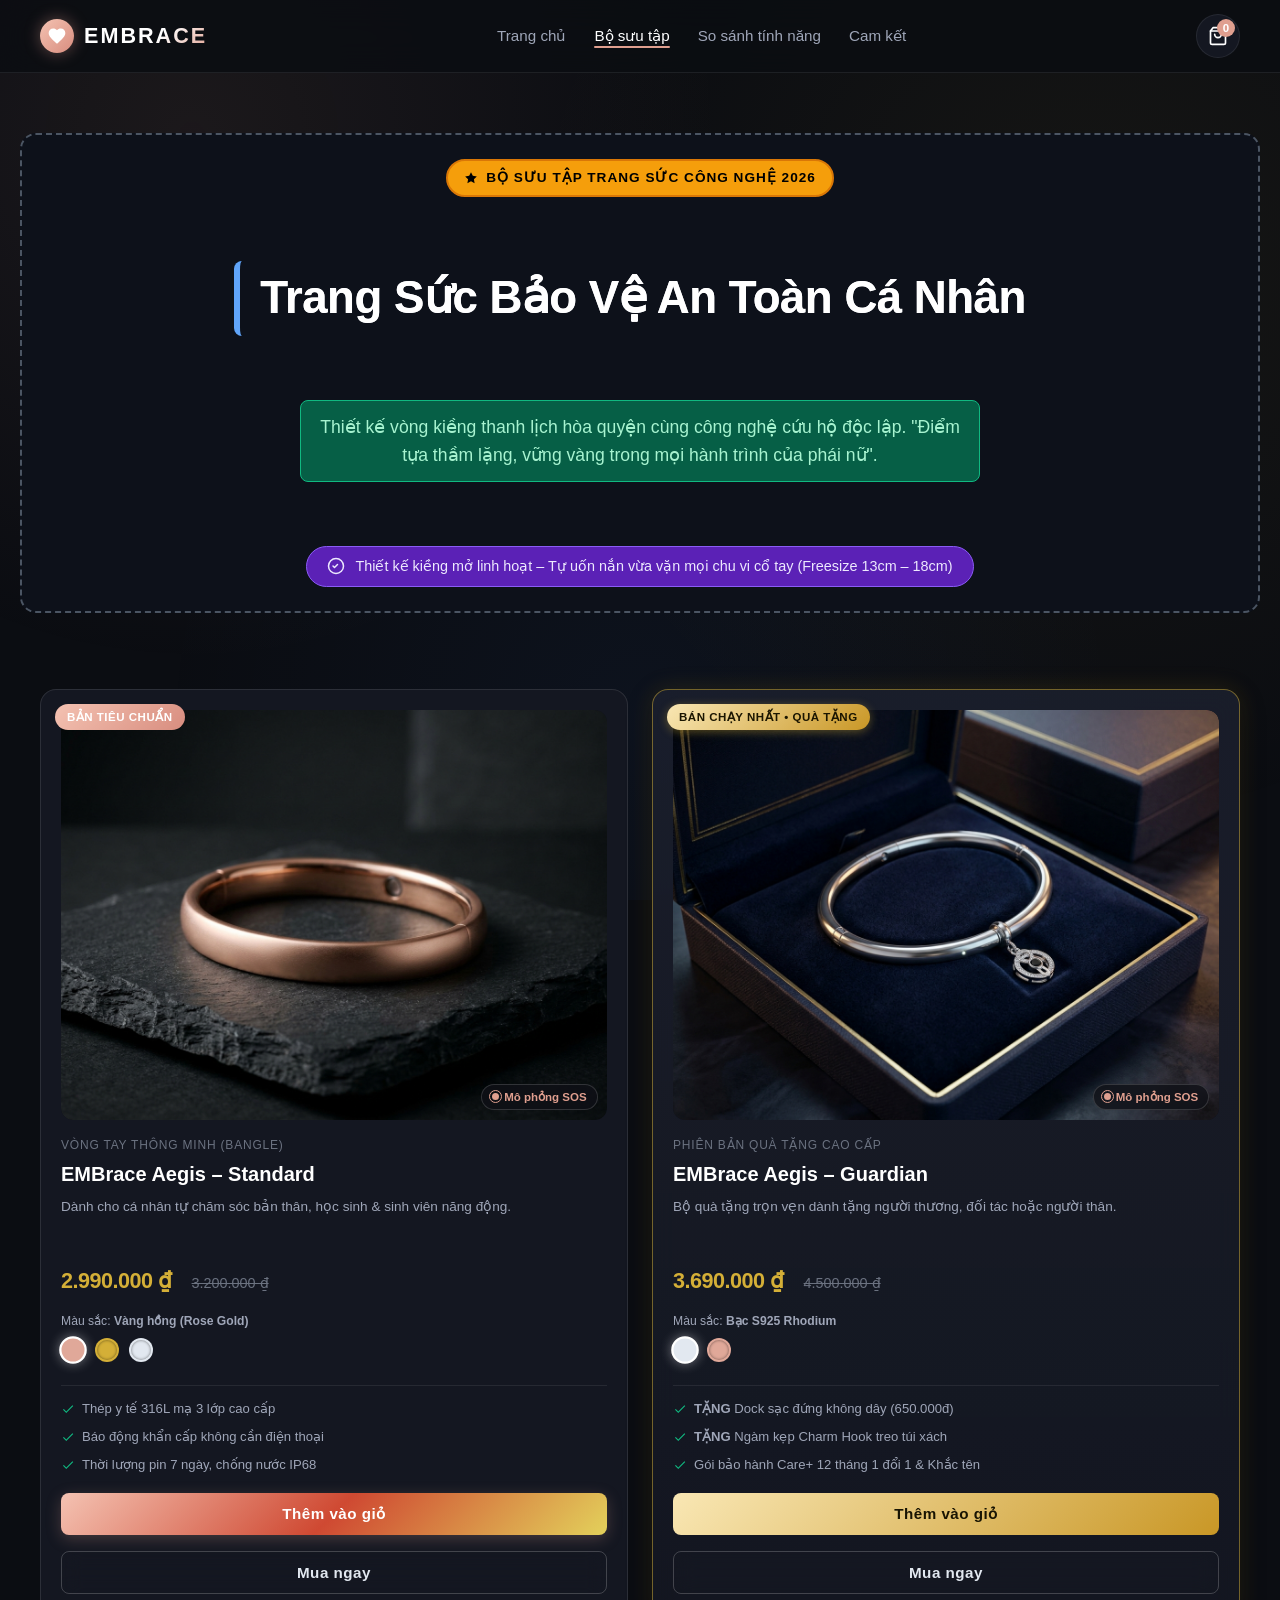
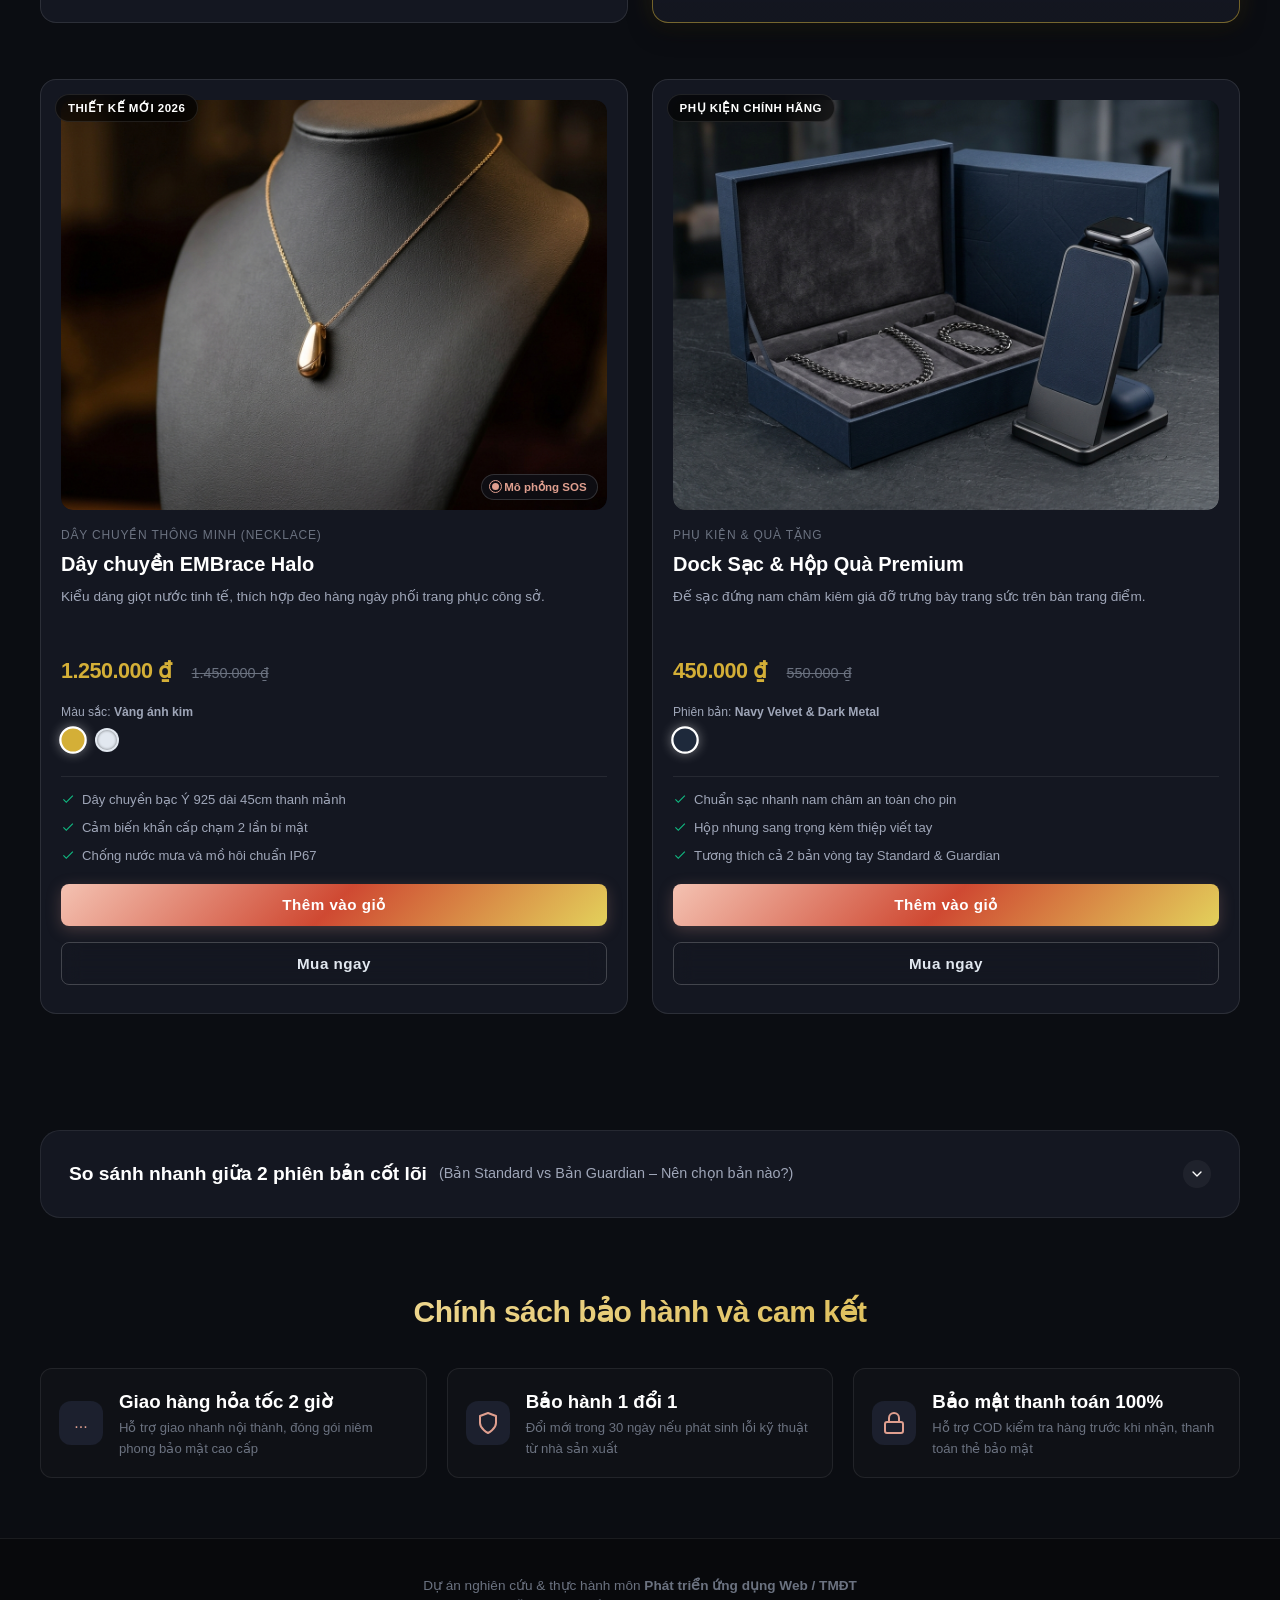
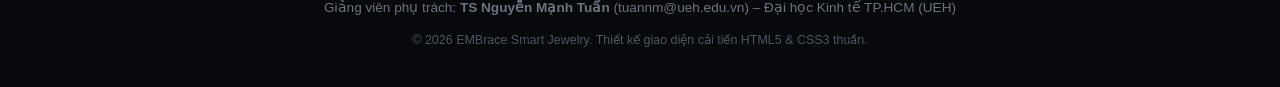
<file: existing-repository/index.html>
<!DOCTYPE html>
<html lang="vi">
<head>
  <meta charset="UTF-8">
  <meta name="viewport" content="width=device-width, initial-scale=1.0">
  <title>Bộ Sưu Tập Trang Sức Thông Minh EMBrace | Bảo Vệ Phái Nữ</title>
  <!-- CSS được tách thành file riêng biệt theo yêu cầu -->
  <link rel="stylesheet" href="style.css">
</head>
<body>

  <!-- Hiệu ứng quầng sáng nền (Ambient Lighting) -->
  <div class="ambient-bg" aria-hidden="true"></div>

  <div class="site-wrapper">

    <!-- 1. THANH ĐIỀU HƯỚNG CHÍNH (HEADER) -->
    <header class="site-header">
      <div class="container header-inner">
        <!-- Logo thương hiệu -->
        <a href="#home" class="brand-logo" aria-label="EMBrace Trang chủ">
          <div class="logo-symbol">
            <svg viewBox="0 0 24 24" aria-hidden="true">
              <path d="M12 21.35l-1.45-1.32C5.4 15.36 2 12.28 2 8.5 2 5.42 4.42 3 7.5 3c1.74 0 3.41.81 4.5 2.09C13.09 3.81 14.76 3 16.5 3 19.58 3 22 5.42 22 8.5c0 3.78-3.4 6.86-8.55 11.54L12 21.35z"/>
            </svg>
          </div>
          <span class="logo-text">EMBrace</span>
        </a>

        <!-- Danh mục điều hướng -->
        <nav aria-label="Điều hướng chính">
          <ul class="nav-links">
            <li><a href="#home">Trang chủ</a></li>
            <li><a href="#products" class="active">Bộ sưu tập</a></li>
            <li><a href="#compare">So sánh tính năng</a></li>
            <li><a href="#trust">Cam kết</a></li>
          </ul>
        </nav>

        <!-- Thao tác đầu trang: Giỏ hàng -->
        <div class="header-actions">
          <button type="button" class="cart-indicator" id="cartBtn" aria-label="Xem giỏ hàng của bạn">
            <svg width="20" height="20" viewBox="0 0 24 24" fill="none" stroke="currentColor" stroke-width="2" stroke-linecap="round" stroke-linejoin="round" aria-hidden="true">
              <path d="M6 2L3 6v14a2 2 0 0 0 2 2h14a2 2 0 0 0 2-2V6l-3-4z"></path>
              <line x1="3" y1="6" x2="21" y2="6"></line>
              <path d="M16 10a4 4 0 0 1-8 0"></path>
            </svg>
            <span class="cart-badge" id="cartCount">0</span>
          </button>
        </div>
      </div>
    </header>

    <!-- NỘI DUNG CHÍNH (MAIN) -->
    <main id="main-content">

      <!-- 2. KHU VỰC TIÊU ĐỀ TRANG (CATALOG HERO) -->
      <section class="catalog-hero" id="home">
        <div class="container">
          <div class="hero-pill">
            <svg width="14" height="14" viewBox="0 0 24 24" fill="currentColor" aria-hidden="true">
              <path d="M12 2L15.09 8.26L22 9.27L17 14.14L18.18 21.02L12 17.77L5.82 21.02L7 14.14L2 9.27L8.91 8.26L12 2Z"/>
            </svg>
            Bộ Sưu Tập Trang Sức Công Nghệ 2026
          </div>
          <h1 class="catalog-title">Trang Sức Bảo Vệ An Toàn Cá Nhân</h1>
          <p class="catalog-subtitle">
            Thiết kế vòng kiềng thanh lịch hòa quyện cùng công nghệ cứu hộ độc lập. 
            "Điểm tựa thầm lặng, vững vàng trong mọi hành trình của phái nữ".
          </p>
          <div class="assurance-badge">
            <svg width="18" height="18" viewBox="0 0 24 24" fill="none" stroke="currentColor" stroke-width="2" stroke-linecap="round" stroke-linejoin="round" aria-hidden="true">
              <circle cx="12" cy="12" r="10"></circle>
              <path d="M8 12l2 2 4-4"></path>
            </svg>
            <span>Thiết kế kiềng mở linh hoạt – Tự uốn nắn vừa vặn mọi chu vi cổ tay (Freesize 13cm – 18cm)</span>
          </div>
        </div>
      </section>

      <!-- 3. KHU VỰC SẢN PHẨM (PRODUCT GRID - 4 SẢN PHẨM MẪU) -->
      <section class="product-section" id="products" aria-labelledby="products-heading">
        <div class="container">
          <h2 id="products-heading" class="visually-hidden" style="position: absolute; width: 1px; height: 1px; padding: 0; margin: -1px; overflow: hidden; clip: rect(0, 0, 0, 0); border: 0;">Danh sách sản phẩm</h2>
          
          <div class="product-grid">

            <!-- SẢN PHẨM 1: VÒNG TAY EMBRACE STANDARD -->
            <article class="product-card" data-id="p1" data-name="Vòng tay EMBrace Aegis – Bản Tiêu Chuẩn" data-price="2990000">
              <div class="card-tag tag-rose">Bản Tiêu Chuẩn</div>
              
              <figure class="card-media">
                <img src="images/standard.jpg" alt="Vòng tay thông minh EMBrace Aegis màu vàng hồng thanh lịch" width="400" height="300" loading="lazy">
                <button type="button" class="sos-demo-trigger" aria-label="Thử cơ chế SOS mô phỏng">
                  <span class="radar-dot"></span>
                  <span>Mô phỏng SOS</span>
                </button>
              </figure>

              <div class="card-content">
                <span class="product-category">Vòng tay thông minh (Bangle)</span>
                <h3 class="product-title">EMBrace Aegis – Standard</h3>
                <p class="product-specs">Dành cho cá nhân tự chăm sóc bản thân, học sinh & sinh viên năng động.</p>
                
                <div class="price-block">
                  <span class="current-price">2.990.000 ₫</span>
                  <span class="original-price">3.200.000 ₫</span>
                </div>

                <!-- Lựa chọn màu sắc -->
                <div class="swatch-group">
                  <span class="swatch-label">Màu sắc: <strong>Vàng hồng (Rose Gold)</strong></span>
                  <div class="swatches" role="radiogroup" aria-label="Chọn màu sắc cho bản Standard">
                    <label class="swatch-option" title="Vàng hồng">
                      <input type="radio" name="color-p1" value="Vàng hồng" checked>
                      <span class="swatch-circle swatch-rose"></span>
                    </label>
                    <label class="swatch-option" title="Vàng hoàng gia">
                      <input type="radio" name="color-p1" value="Vàng">
                      <span class="swatch-circle swatch-gold"></span>
                    </label>
                    <label class="swatch-option" title="Bạch kim">
                      <input type="radio" name="color-p1" value="Bạc">
                      <span class="swatch-circle swatch-silver"></span>
                    </label>
                  </div>
                </div>

                <!-- Điểm nổi bật -->
                <ul class="card-highlights">
                  <li>
                    <svg viewBox="0 0 24 24"><path d="M9 16.17L4.83 12l-1.42 1.41L9 19 21 7l-1.41-1.41z"/></svg>
                    <span>Thép y tế 316L mạ 3 lớp cao cấp</span>
                  </li>
                  <li>
                    <svg viewBox="0 0 24 24"><path d="M9 16.17L4.83 12l-1.42 1.41L9 19 21 7l-1.41-1.41z"/></svg>
                    <span>Báo động khẩn cấp không cần điện thoại</span>
                  </li>
                  <li>
                    <svg viewBox="0 0 24 24"><path d="M9 16.17L4.83 12l-1.42 1.41L9 19 21 7l-1.41-1.41z"/></svg>
                    <span>Thời lượng pin 7 ngày, chống nước IP68</span>
                  </li>
                </ul>

                <!-- Thao tác mua -->
                <div class="card-actions">
                  <button type="button" class="btn btn-primary add-to-cart-btn">Thêm vào giỏ</button>
                  <button type="button" class="btn btn-secondary buy-now-btn">Mua ngay</button>
                </div>
              </div>
            </article>

            <!-- SẢN PHẨM 2: VÒNG TAY EMBRACE GUARDIAN (GIFT EDITION - NỔI BẬT) -->
            <article class="product-card featured" data-id="p2" data-name="Vòng tay EMBrace Aegis – Bản Guardian Gift" data-price="3690000">
              <div class="card-tag tag-gold">Bán chạy nhất • Quà tặng</div>
              
              <figure class="card-media">
                <img src="images/guardian.jpg" alt="Vòng tay thông minh EMBrace Guardian hộp quà tặng kèm dock sạc" loading="lazy">
                <button type="button" class="sos-demo-trigger" aria-label="Thử cơ chế SOS mô phỏng">
                  <span class="radar-dot"></span>
                  <span>Mô phỏng SOS</span>
                </button>
              </figure>

              <div class="card-content">
                <span class="product-category">Phiên bản quà tặng cao cấp</span>
                <h3 class="product-title">EMBrace Aegis – Guardian</h3>
                <p class="product-specs">Bộ quà tặng trọn vẹn dành tặng người thương, đối tác hoặc người thân.</p>
                
                <div class="price-block">
                  <span class="current-price">3.690.000 ₫</span>
                  <span class="original-price">4.500.000 ₫</span>
                </div>

                <!-- Lựa chọn màu sắc -->
                <div class="swatch-group">
                  <span class="swatch-label">Màu sắc: <strong>Bạc S925 Rhodium</strong></span>
                  <div class="swatches" role="radiogroup" aria-label="Chọn màu sắc cho bản Guardian">
                    <label class="swatch-option" title="Bạc S925 mạ Rhodium">
                      <input type="radio" name="color-p2" value="Bạc S925" checked>
                      <span class="swatch-circle swatch-silver"></span>
                    </label>
                    <label class="swatch-option" title="Vàng hồng mạ E-coating">
                      <input type="radio" name="color-p2" value="Vàng hồng">
                      <span class="swatch-circle swatch-rose"></span>
                    </label>
                  </div>
                </div>

                <!-- Điểm nổi bật vượt trội -->
                <ul class="card-highlights">
                  <li>
                    <svg viewBox="0 0 24 24"><path d="M9 16.17L4.83 12l-1.42 1.41L9 19 21 7l-1.41-1.41z"/></svg>
                    <span><strong>TẶNG</strong> Dock sạc đứng không dây (650.000đ)</span>
                  </li>
                  <li>
                    <svg viewBox="0 0 24 24"><path d="M9 16.17L4.83 12l-1.42 1.41L9 19 21 7l-1.41-1.41z"/></svg>
                    <span><strong>TẶNG</strong> Ngàm kẹp Charm Hook treo túi xách</span>
                  </li>
                  <li>
                    <svg viewBox="0 0 24 24"><path d="M9 16.17L4.83 12l-1.42 1.41L9 19 21 7l-1.41-1.41z"/></svg>
                    <span>Gói bảo hành Care+ 12 tháng 1 đổi 1 & Khắc tên</span>
                  </li>
                </ul>

                <!-- Thao tác mua -->
                <div class="card-actions">
                  <button type="button" class="btn btn-gold add-to-cart-btn">Thêm vào giỏ</button>
                  <button type="button" class="btn btn-secondary buy-now-btn">Mua ngay</button>
                </div>
              </div>
            </article>

            <!-- SẢN PHẨM 3: DÂY CHUYỀN THÔNG MINH EMBRACE HALO -->
            <article class="product-card" data-id="p3" data-name="Dây chuyền thông minh EMBrace Halo" data-price="1250000">
              <div class="card-tag">Thiết kế mới 2026</div>
              
              <figure class="card-media">
                <img src="images/necklace.jpg" alt="Dây chuyền thông minh EMBrace Halo mặt ngọc giọt nước mạ vàng" loading="lazy">
                <button type="button" class="sos-demo-trigger" aria-label="Thử cơ chế SOS mô phỏng">
                  <span class="radar-dot"></span>
                  <span>Mô phỏng SOS</span>
                </button>
              </figure>

              <div class="card-content">
                <span class="product-category">Dây chuyền thông minh (Necklace)</span>
                <h3 class="product-title">Dây chuyền EMBrace Halo</h3>
                <p class="product-specs">Kiểu dáng giọt nước tinh tế, thích hợp đeo hàng ngày phối trang phục công sở.</p>
                
                <div class="price-block">
                  <span class="current-price">1.250.000 ₫</span>
                  <span class="original-price">1.450.000 ₫</span>
                </div>

                <!-- Lựa chọn màu sắc -->
                <div class="swatch-group">
                  <span class="swatch-label">Màu sắc: <strong>Vàng ánh kim</strong></span>
                  <div class="swatches" role="radiogroup" aria-label="Chọn màu sắc cho dây chuyền Halo">
                    <label class="swatch-option" title="Vàng ánh kim">
                      <input type="radio" name="color-p3" value="Vàng" checked>
                      <span class="swatch-circle swatch-gold"></span>
                    </label>
                    <label class="swatch-option" title="Bạch kim sáng">
                      <input type="radio" name="color-p3" value="Bạc">
                      <span class="swatch-circle swatch-silver"></span>
                    </label>
                  </div>
                </div>

                <!-- Điểm nổi bật -->
                <ul class="card-highlights">
                  <li>
                    <svg viewBox="0 0 24 24"><path d="M9 16.17L4.83 12l-1.42 1.41L9 19 21 7l-1.41-1.41z"/></svg>
                    <span>Dây chuyền bạc Ý 925 dài 45cm thanh mảnh</span>
                  </li>
                  <li>
                    <svg viewBox="0 0 24 24"><path d="M9 16.17L4.83 12l-1.42 1.41L9 19 21 7l-1.41-1.41z"/></svg>
                    <span>Cảm biến khẩn cấp chạm 2 lần bí mật</span>
                  </li>
                  <li>
                    <svg viewBox="0 0 24 24"><path d="M9 16.17L4.83 12l-1.42 1.41L9 19 21 7l-1.41-1.41z"/></svg>
                    <span>Chống nước mưa và mồ hôi chuẩn IP67</span>
                  </li>
                </ul>

                <!-- Thao tác mua -->
                <div class="card-actions">
                  <button type="button" class="btn btn-primary add-to-cart-btn">Thêm vào giỏ</button>
                  <button type="button" class="btn btn-secondary buy-now-btn">Mua ngay</button>
                </div>
              </div>
            </article>

            <!-- SẢN PHẨM 4: HỘP QUÀ & DOCK SẠC ĐỨNG EMBRACE PREMIUM KIT -->
            <article class="product-card" data-id="p4" data-name="Hộp quà & Dock sạc đứng EMBrace Premium Kit" data-price="450000">
              <div class="card-tag">Phụ kiện chính hãng</div>
              
              <figure class="card-media">
                <img src="images/giftset.jpg" alt="Bộ dock sạc đứng không dây và hộp quà nhung cao cấp EMBrace" loading="lazy">
              </figure>

              <div class="card-content">
                <span class="product-category">Phụ kiện & Quà tặng</span>
                <h3 class="product-title">Dock Sạc & Hộp Quà Premium</h3>
                <p class="product-specs">Đế sạc đứng nam châm kiêm giá đỡ trưng bày trang sức trên bàn trang điểm.</p>
                
                <div class="price-block">
                  <span class="current-price">450.000 ₫</span>
                  <span class="original-price">550.000 ₫</span>
                </div>

                <!-- Lựa chọn màu sắc -->
                <div class="swatch-group">
                  <span class="swatch-label">Phiên bản: <strong>Navy Velvet & Dark Metal</strong></span>
                  <div class="swatches" role="radiogroup" aria-label="Chọn phiên bản dock sạc">
                    <label class="swatch-option" title="Xanh Navy Nhung">
                      <input type="radio" name="color-p4" value="Navy Velvet" checked>
                      <span class="swatch-circle swatch-navy"></span>
                    </label>
                  </div>
                </div>

                <!-- Điểm nổi bật -->
                <ul class="card-highlights">
                  <li>
                    <svg viewBox="0 0 24 24"><path d="M9 16.17L4.83 12l-1.42 1.41L9 19 21 7l-1.41-1.41z"/></svg>
                    <span>Chuẩn sạc nhanh nam châm an toàn cho pin</span>
                  </li>
                  <li>
                    <svg viewBox="0 0 24 24"><path d="M9 16.17L4.83 12l-1.42 1.41L9 19 21 7l-1.41-1.41z"/></svg>
                    <span>Hộp nhung sang trọng kèm thiệp viết tay</span>
                  </li>
                  <li>
                    <svg viewBox="0 0 24 24"><path d="M9 16.17L4.83 12l-1.42 1.41L9 19 21 7l-1.41-1.41z"/></svg>
                    <span>Tương thích cả 2 bản vòng tay Standard & Guardian</span>
                  </li>
                </ul>

                <!-- Thao tác mua -->
                <div class="card-actions">
                  <button type="button" class="btn btn-primary add-to-cart-btn">Thêm vào giỏ</button>
                  <button type="button" class="btn btn-secondary buy-now-btn">Mua ngay</button>
                </div>
              </div>
            </article>

          </div>
        </div>
      </section>


     

      <!-- 4. KHỐI SO SÁNH ĐỐI ĐẦU NHANH (QUICK COMPARISON) -->
      <section class="comparison-section" id="compare">
        <div class="container">
          <details class="comparison-card">
            <summary class="accordion-summary">
              <div class="summary-heading">
                <span class="summary-title">So sánh nhanh giữa 2 phiên bản cốt lõi</span>
                <span class="summary-desc">(Bản Standard vs Bản Guardian – Nên chọn bản nào?)</span>
              </div>
              <div class="toggle-icon">
                <svg width="16" height="16" viewBox="0 0 24 24" fill="none" stroke="currentColor" stroke-width="2" stroke-linecap="round" stroke-linejoin="round">
                  <polyline points="6 9 12 15 18 9"></polyline>
                </svg>
              </div>
            </summary>
            
            <div class="comparison-table-wrapper">
              <table class="comparison-table">
  <thead>
    <tr>
      <th scope="col">Tiêu chí so sánh</th>
      <th scope="col">Bản Standard (2.990.000₫)</th>
      <th scope="col">Bản Guardian (3.690.000₫) - Best Value</th>
    </tr>
  </thead>
  <tbody>
    <tr>
      <th scope="row">Chất liệu &amp; Chế tác</th>
      <td>Thép y tế 316L mạ 3 lớp, kiềng mở freesize (13-18cm)</td>
      <td>Bạc S925 mạ Rhodium + keo Nano, Charm tháo rời đeo cổ/móc khóa</td>
    </tr>
    <tr>
      <th scope="row">Công nghệ an toàn &amp; Cứu hộ</th>
      <td>Cảnh báo SOS cơ bản qua Bluetooth điện thoại</td>
      <td><strong>SOS chạm 3 lần bí mật</strong>, gửi GPS/GSM vệ tinh độc lập, còi hú 110dB &amp; LED</td>
    </tr>
    <tr>
      <th scope="row">Phụ kiện &amp; Quà tặng kèm</th>
      <td>Hộp tiêu chuẩn, cáp sạc cơ bản</td>
      <td><strong>Tặng Dock sạc kim loại (650k) + Charm Hook (250k) + Hộp nhung Signature</strong></td>
    </tr>
    <tr>
      <th scope="row">Bảo hành &amp; Dịch vụ</th>
      <td>6 tháng tiêu chuẩn nhà sản xuất</td>
      <td><strong>12 tháng Care+ (1 đổi 1 rơi vỡ/nước) + Khắc tên laser (150k) + Giao 2h</strong></td>
    </tr>
    <tr>
      <th scope="row">Bài toán kinh tế</th>
      <td>Giá trị thực: 3.200.000₫</td>
      <td><strong>Tổng combo trị giá 4.840.000₫ (Tiết kiệm ngay 1.150.000₫)</strong></td>
    </tr>
  </tbody>
</table>

            </div>
          </details>
        </div>
      </section>

      <!-- 5. THANH BẢO CHỨNG NIỀM TIN (TRUST BADGES) -->
      <section class="trust-bar" id="trust" aria-labelledby="trust-heading">
  <div class="container">
    <h2 id="trust-heading" class="visually-hidden">Chính sách bảo hành và cam kết</h2>
    <div class="trust-grid">
      <div class="trust-item">
        <div class="trust-icon">...</div>
        <div class="trust-text">
          <h3>Giao hàng hỏa tốc 2 giờ</h3>
          <p>Hỗ trợ giao nhanh nội thành, đóng gói niêm phong bảo mật cao cấp</p>
        </div>
      </div>
            <div class="trust-item">
              <div class="trust-icon">
                <svg width="24" height="24" viewBox="0 0 24 24" fill="none" stroke="currentColor" stroke-width="2" stroke-linecap="round" stroke-linejoin="round">
                  <path d="M12 22s8-4 8-10V5l-8-3-8 3v7c0 6 8 10 8 10z"></path>
                </svg>
              </div>
              <div class="trust-text">
                <h3>Bảo hành 1 đổi 1</h3>
                <p>Đổi mới trong 30 ngày nếu phát sinh lỗi kỹ thuật từ nhà sản xuất</p>
              </div>
            </div>

            <div class="trust-item">
              <div class="trust-icon">
                <svg width="24" height="24" viewBox="0 0 24 24" fill="none" stroke="currentColor" stroke-width="2" stroke-linecap="round" stroke-linejoin="round">
                  <rect x="3" y="11" width="18" height="11" rx="2" ry="2"></rect>
                  <path d="M7 11V7a5 5 0 0 1 10 0v4"></path>
                </svg>
              </div>
              <div class="trust-text">
                <h3>Bảo mật thanh toán 100%</h3>
                <p>Hỗ trợ COD kiểm tra hàng trước khi nhận, thanh toán thẻ bảo mật</p>
              </div>
            </div>
          </div>
        </div>
      </section>

    </main>

    <!-- 6. CHÂN TRANG (FOOTER) -->
    <footer class="site-footer">
      <div class="container">
        <p class="footer-disclaimer">
          Dự án nghiên cứu & thực hành môn <strong>Phát triển ứng dụng Web / TMĐT</strong><br>
          Giảng viên phụ trách: <strong>TS Nguyễn Mạnh Tuấn</strong> (tuannm@ueh.edu.vn) – Đại học Kinh tế TP.HCM (UEH)
        </p>
        <p class="footer-copy">© 2026 EMBrace Smart Jewelry. Thiết kế giao diện cải tiến HTML5 & CSS3 thuần.</p>
      </div>
    </footer>

    <!-- 7. THÔNG BÁO TOAST TƯƠNG TÁC (VANILLA JS THUẦN) -->
    <div class="toast-notification" id="toast" role="alert" aria-live="polite">
      <div class="toast-icon">
        <svg width="14" height="14" viewBox="0 0 24 24" fill="currentColor">
          <path d="M9 16.17L4.83 12l-1.42 1.41L9 19 21 7l-1.41-1.41z"/>
        </svg>
      </div>
      <div class="toast-content">
        <p id="toastMessage">Đã thêm vào giỏ hàng!</p>
        <span id="toastSub">Nhấn vào biểu tượng giỏ hàng để kiểm tra</span>
      </div>
    </div>

  </div>

  <!-- Script xử lý tương tác giao diện (Không dùng thư viện bên ngoài) -->
  <script>
    document.addEventListener('DOMContentLoaded', function () {
      let cartCount = 0;
      const cartCountEl = document.getElementById('cartCount');
      const toastEl = document.getElementById('toast');
      const toastMsgEl = document.getElementById('toastMessage');
      let toastTimer = null;

      // Hàm hiển thị thông báo Toast
      function showToast(productName, colorText) {
        if (toastTimer) clearTimeout(toastTimer);
        toastMsgEl.textContent = `Đã thêm: ${productName}`;
        toastEl.classList.add('active');
        toastTimer = setTimeout(() => {
          toastEl.classList.remove('active');
        }, 3200);
      }

      // Xử lý nút mở Giỏ hàng ở Header
      const cartBtn = document.getElementById('cartBtn');
      if (cartBtn) {
        cartBtn.addEventListener('click', function () {
          if (cartCount === 0) {
            showToast("Giỏ hàng đang trống", "Hãy chọn thêm sản phẩm bên dưới");
          } else {
            showToast(`Giỏ hàng: ${cartCount} sản phẩm`, "Nhấn để chuyển sang trang Giỏ hàng & Thanh toán");
          }
        });
      }

      // Xử lý nút "Thêm vào giỏ"
      const addBtns = document.querySelectorAll('.add-to-cart-btn');
      addBtns.forEach(btn => {
        btn.addEventListener('click', function () {
          const card = this.closest('.product-card');
          const name = card.getAttribute('data-name');
          const checkedRadio = card.querySelector('input[type="radio"]:checked');
          const color = checkedRadio ? checkedRadio.value : '';

          cartCount++;
          cartCountEl.textContent = cartCount;
          cartCountEl.style.transform = 'scale(1.4)';
          setTimeout(() => {
            cartCountEl.style.transform = 'scale(1)';
          }, 250);

          showToast(name, color);
        });
      });

      // Xử lý nút "Mua ngay"
      const buyBtns = document.querySelectorAll('.buy-now-btn');
      buyBtns.forEach(btn => {
        btn.addEventListener('click', function () {
          const card = this.closest('.product-card');
          const name = card.getAttribute('data-name');
          alert(`[Mô phỏng Mua Ngay]: Bạn đang tiến hành đặt mua nhanh "${name}". Hệ thống sẽ chuyển hướng thẳng đến cổng thanh toán!`);
        });
      });

      // Xử lý đổi tên màu sắc khi chọn Swatches
      const radioInputs = document.querySelectorAll('.swatch-option input');
      radioInputs.forEach(radio => {
        radio.addEventListener('change', function () {
          const group = this.closest('.swatch-group');
          const label = group.querySelector('.swatch-label strong');
          if (label) {
            label.textContent = this.value;
          }
        });
      });

      // Mô phỏng tính năng SOS
      const sosTriggers = document.querySelectorAll('.sos-demo-trigger');
      sosTriggers.forEach(trigger => {
        trigger.addEventListener('click', function (e) {
          e.stopPropagation();
          const card = this.closest('.product-card');
          const name = card.getAttribute('data-name');
          alert(`🚨 [MÔ PHỎNG AN TOÀN SOS]:\nBạn vừa kích hoạt thử nghiệm tính năng cứu hộ trên "${name}".\n\nQuy trình thực tế:\n1. Tự động gửi SMS tọa độ GPS chính xác tới 03 người thân khẩn cấp.\n2. Thiết bị phát sóng Bluetooth độc lập định vị.\n3. Kích hoạt còi hú báo động âm lượng 110dB đẩy lùi nguy hiểm.`);
        });
      });
    });
  </script>

</body>
</html>
</file>
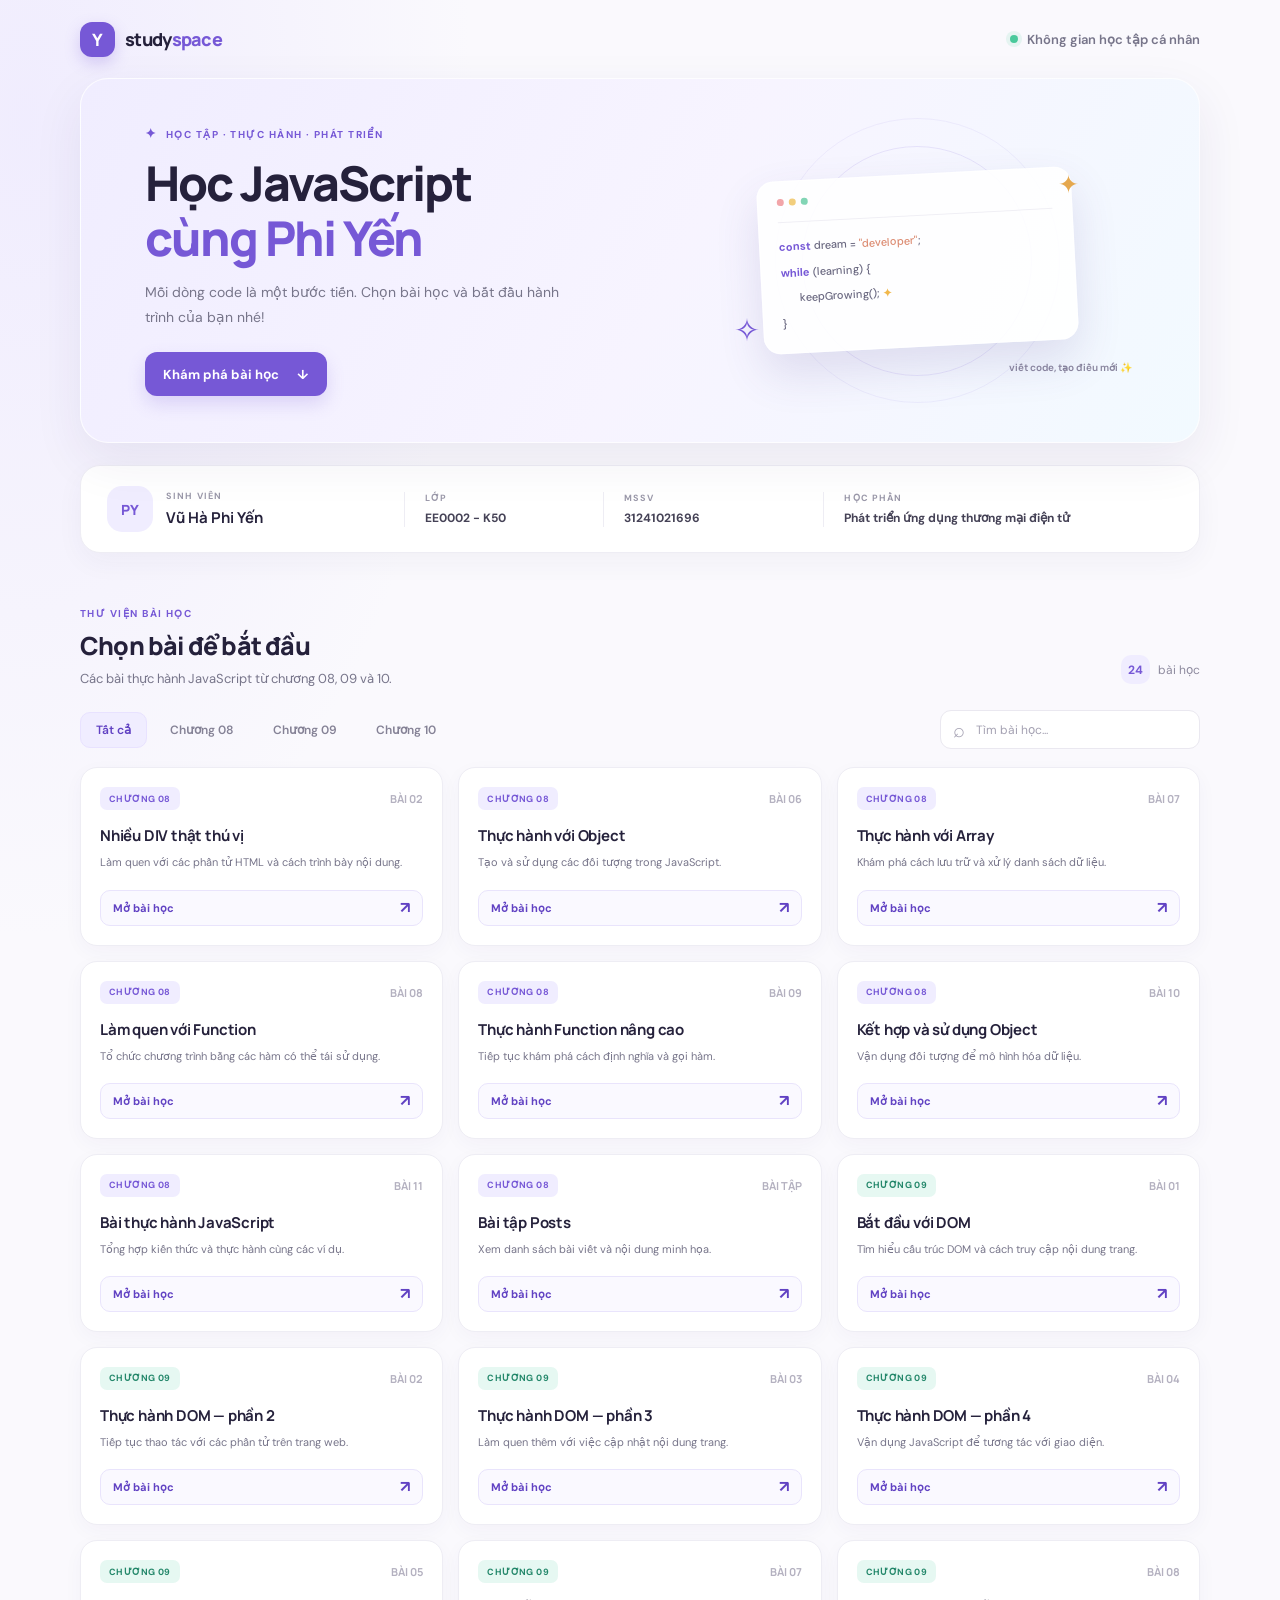
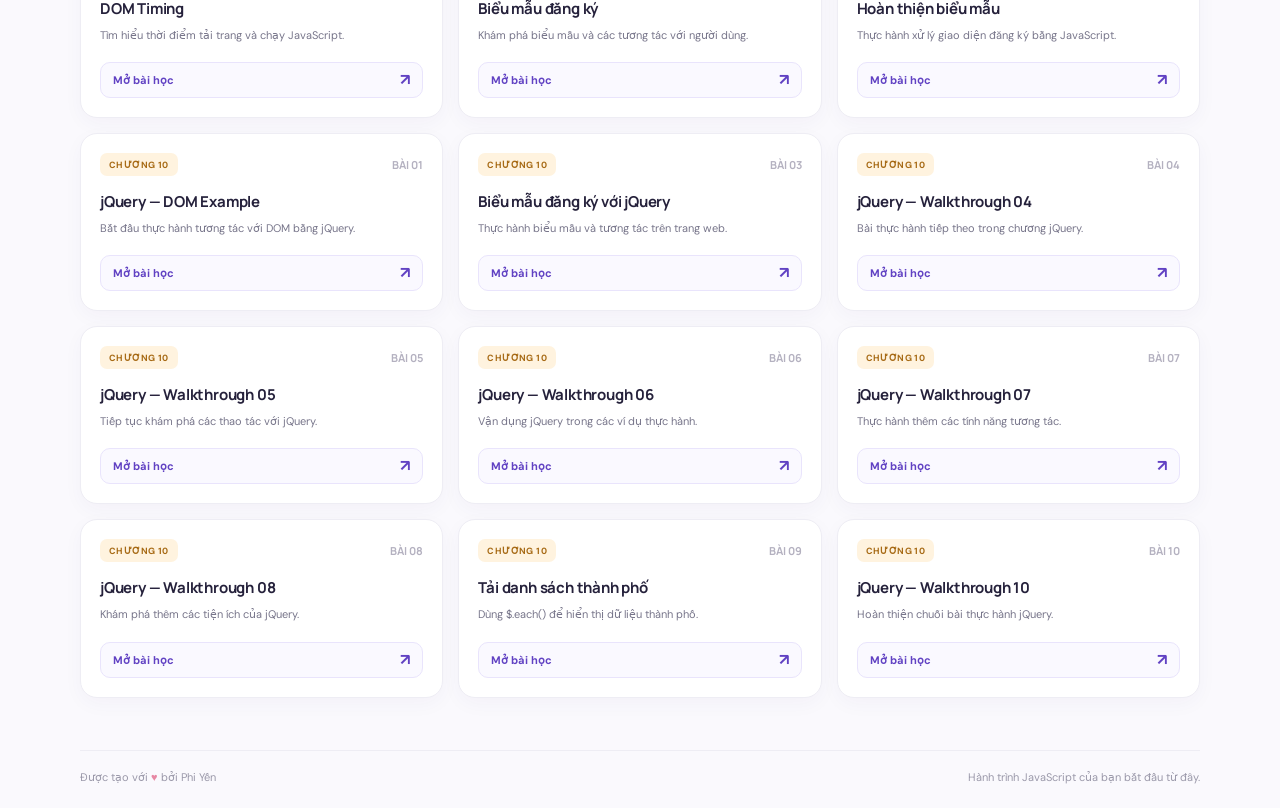
<file: JavaScript-Labs/index.html>
<!DOCTYPE html>
<html lang="vi">
<head>
  <meta charset="UTF-8">
  <meta name="viewport" content="width=device-width, initial-scale=1.0">
  <meta name="theme-color" content="#f5f4ff">
  <meta name="description" content="Dashboard học JavaScript của sinh viên Vũ Hà Phi Yến.">
  <title>Học JavaScript cùng Phi Yến</title>
  <link rel="preconnect" href="https://fonts.googleapis.com">
  <link rel="preconnect" href="https://fonts.gstatic.com" crossorigin>
  <link href="https://fonts.googleapis.com/css2?family=DM+Sans:wght@400;500;600;700&family=Manrope:wght@400;500;600;700;800&display=swap" rel="stylesheet">
  <link rel="stylesheet" href="style.css">
  <script src="index.js" defer></script>
</head>
<body>
  <div class="page-shell">
    <header class="topbar">
      <a class="brand" href="#" aria-label="Trang chủ">
        <span class="brand-mark" aria-hidden="true">Y</span>
        <span class="brand-name">study<span>space</span></span>
      </a>
      <span class="topbar-label"><span class="status-dot"></span> Không gian học tập cá nhân</span>
    </header>

    <main>
      <section class="hero" aria-labelledby="page-title">
        <div class="hero-copy">
          <p class="eyebrow"><span class="sparkle" aria-hidden="true">✦</span> HỌC TẬP · THỰC HÀNH · PHÁT TRIỂN</p>
          <h1 id="page-title">Học JavaScript<br><span>cùng Phi Yến</span></h1>
          <p class="hero-description">Mỗi dòng code là một bước tiến. Chọn bài học và bắt đầu hành trình của bạn nhé!</p>
          <a class="hero-button" href="#lessons">Khám phá bài học <span aria-hidden="true">↓</span></a>
        </div>
        <div class="hero-art" aria-hidden="true">
          <div class="art-orbit orbit-one"></div>
          <div class="art-orbit orbit-two"></div>
          <div class="code-card">
            <div class="code-dots"><i></i><i></i><i></i></div>
            <div class="code-lines">
              <span><b>const</b> dream = <em>"developer"</em>;</span>
              <span><b>while</b> (learning) {</span>
              <span class="indent">keepGrowing(); <strong>✦</strong></span>
              <span>}</span>
            </div>
          </div>
          <span class="floating-star star-a">✦</span>
          <span class="floating-star star-b">✧</span>
          <span class="art-caption">viết code, tạo điều mới ✨</span>
        </div>
      </section>

      <section class="profile-strip" aria-label="Thông tin sinh viên">
        <div class="profile-main">
          <div class="avatar" aria-hidden="true">PY</div>
          <div>
            <p class="profile-kicker">SINH VIÊN</p>
            <h2>Vũ Hà Phi Yến</h2>
          </div>
        </div>
        <div class="profile-detail">
          <span class="detail-label">LỚP</span>
          <strong>EE0002 - K50</strong>
        </div>
        <div class="profile-detail">
          <span class="detail-label">MSSV</span>
          <strong>31241021696</strong>
        </div>
        <div class="profile-detail course-detail">
          <span class="detail-label">HỌC PHẦN</span>
          <strong>Phát triển ứng dụng thương mại điện tử</strong>
        </div>
      </section>

      <section class="lessons-section" id="lessons" aria-labelledby="lessons-title">
        <div class="section-heading">
          <div>
            <p class="eyebrow section-eyebrow">THƯ VIỆN BÀI HỌC</p>
            <h2 id="lessons-title">Chọn bài để bắt đầu</h2>
            <p class="section-subtitle">Các bài thực hành JavaScript từ chương 08, 09 và 10.</p>
          </div>
          <div class="lesson-count" aria-live="polite">
            <span class="count-number" id="lesson-count">24</span>
            <span>bài học</span>
          </div>
        </div>

        <div class="lesson-controls">
          <div class="filter-tabs" role="group" aria-label="Lọc bài học theo chương">
            <button class="filter-button is-active" type="button" data-filter="all" aria-pressed="true">Tất cả</button>
            <button class="filter-button" type="button" data-filter="Lab08" aria-pressed="false">Chương 08</button>
            <button class="filter-button" type="button" data-filter="Lab09" aria-pressed="false">Chương 09</button>
            <button class="filter-button" type="button" data-filter="Lab10" aria-pressed="false">Chương 10</button>
          </div>
          <label class="search-box">
            <span class="search-icon" aria-hidden="true">⌕</span>
            <input id="lesson-search" type="search" placeholder="Tìm bài học..." autocomplete="off">
            <span class="sr-only">Tìm kiếm bài học</span>
          </label>
        </div>

        <div class="lesson-grid" id="lesson-grid" aria-live="polite"></div>
        <p class="empty-state" id="empty-state" hidden>Không tìm thấy bài học phù hợp. Hãy thử từ khóa khác nhé.</p>
      </section>
    </main>

    <footer class="footer">
      <span>Được tạo với <span class="heart" aria-label="tình yêu">♥</span> bởi Phi Yến</span>
      <span>Hành trình JavaScript của bạn bắt đầu từ đây.</span>
    </footer>
  </div>

  <dialog class="lesson-viewer" id="lesson-viewer" aria-labelledby="viewer-title">
    <div class="lesson-viewer-header">
      <div>
        <p class="viewer-kicker">ĐANG HỌC</p>
        <h2 id="viewer-title">Bài học</h2>
      </div>
      <button class="viewer-back" id="viewer-back" type="button">
        <span aria-hidden="true">←</span> Quay lại danh sách
      </button>
    </div>
    <iframe class="lesson-frame" id="lesson-frame" title="Nội dung bài học"></iframe>
  </dialog>
</body>
</html>
</file>
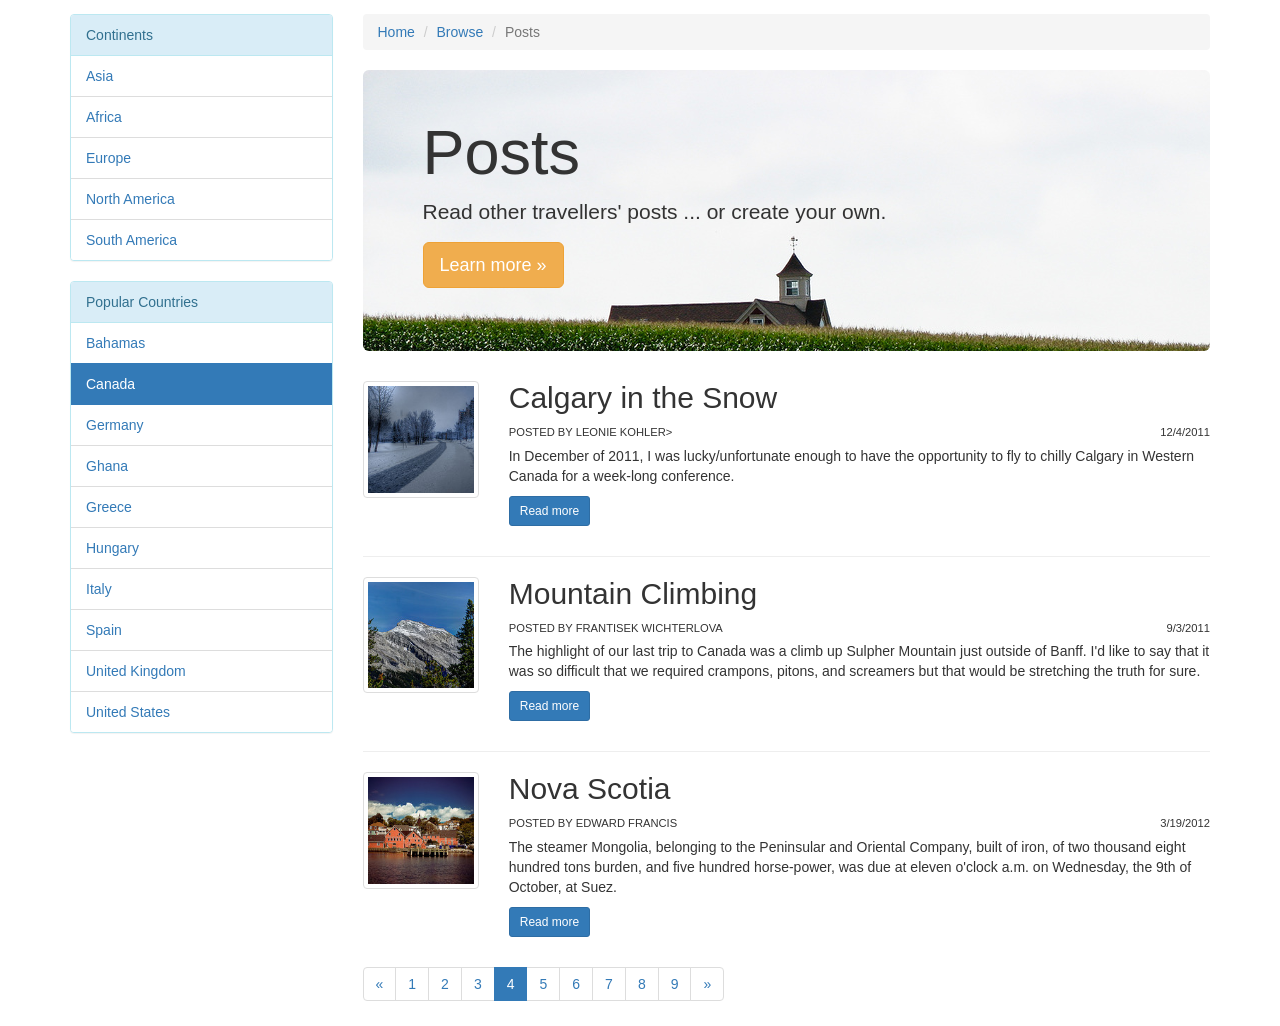
<file: JavaScript-Labs/Lab08/exercise.html>
<!DOCTYPE html>
<html lang="en">
<head>
    <meta charset="utf-8"/>  
	
    <!-- Latest compiled and minified CSS -->
    <link rel="stylesheet" href="https://maxcdn.bootstrapcdn.com/bootstrap/3.3.5/css/bootstrap.min.css">
    <link rel="stylesheet" href="css/theme.css">    
    
    <script type="text/javascript" language="javascript" src="js/travel-data.js"></script>    
</head>
<body>
    

   
<div class="container">  <!-- start main content container -->
   <div class="row">  <!-- start main content row -->
      <div class="col-md-3">  <!-- start left navigation rail column -->   
      
         <div class="panel panel-info">
           <div class="panel-heading">Continents</div>
           <!-- replace list with function call -->
           <ul class="list-group">     
              <li class="list-group-item"><a href="#">Asia</a></li>
              <li class="list-group-item"><a href="#">Africa</a></li>
              <li class="list-group-item"><a href="#">Europe</a></li>
              <li class="list-group-item"><a href="#">North America</a></li>
              <li class="list-group-item"><a href="#">South America</a></li>    
           </ul>
         </div>  <!-- end continents panel -->  
         <div class="panel panel-info">
           <div class="panel-heading">Popular Countries</div>
           <!-- replace list with function call --> 
           <ul class="list-group">                                        
              <li class="list-group-item"><a href="#">Bahamas</a></li>
              <li class="list-group-item active">Canada</li>
              <li class="list-group-item"><a href="#">Germany</a></li>
              <li class="list-group-item"><a href="#">Ghana</a></li>
              <li class="list-group-item"><a href="#">Greece</a></li>
              <li class="list-group-item"><a href="#">Hungary</a></li>
              <li class="list-group-item"><a href="#">Italy</a></li>
              <li class="list-group-item"><a href="#">Spain</a></li>
              <li class="list-group-item"><a href="#">United Kingdom</a></li>
              <li class="list-group-item"><a href="#">United States</a></li>    
           </ul>
         </div>  <!-- end countries panel -->       
      </div>  <!-- end left navigation rail --> 
      
      <div class="col-md-9">  <!-- start main content column -->
         <ol class="breadcrumb">
           <li><a href="#">Home</a></li>
           <li><a href="#">Browse</a></li>
           <li class="active">Posts</li>
         </ol>          
      
         <div class="jumbotron" id="postJumbo">
           <h1>Posts</h1>
           <p>Read other travellers' posts ... or create your own.</p>
           <p><a class="btn btn-warning btn-lg">Learn more &raquo;</a></p>
         </div>        
      
         <!-- start post summaries -->
         <div class="postlist">
         
           <!-- replace each of these three rows with a function call -->
           <div class="row">
               <div class="col-md-2"> 
                  <a href="post.php?id=1" class=""><img src="images/travel/6592294487.jpg" alt="Calgary in the Snow" class="img-thumbnail"/></a>
               </div>
               <div class="col-md-10"> 
                  <h2>Calgary in the Snow</h2>
                  <div class="details">
                    Posted by Leonie Kohler>
                    <span class="pull-right">12/4/2011</span>
                  </div>
                  <p class="excerpt">
                  In December of 2011, I was lucky/unfortunate enough to have the opportunity to fly to chilly Calgary in Western Canada for a week-long conference. 
                  </p>
                  <p><a href="post.php?id=1" class="btn btn-primary btn-sm">Read more</a></p>
               </div>
           </div>
           <hr/>
           
           <div class="row">
               <div class="col-md-2"> 
                  <a href="post.php?id=3" class=""><img src="images/travel/6114904363.jpg" alt="Mountain Climbing" class="img-thumbnail"/></a>
               </div>
               <div class="col-md-10"> 
                  <h2>Mountain Climbing</h2>
                  <div class="details">
                    Posted by Frantisek  Wichterlova
                    <span class="pull-right">9/3/2011</span>
                  </div>
                  <p class="excerpt">
                  The highlight of our last trip to Canada was a climb up Sulpher Mountain just outside of Banff. I'd like to say that it was so difficult that we required crampons, pitons, and screamers but that would be stretching the truth for sure.
                  </p>
                  <p><a href="post.php?id=3" class="btn btn-primary btn-sm">Read more</a></p>
               </div>
           </div>
           <hr/>

           <div class="row">
               <div class="col-md-2"> 
                  <a href="post.php?id=9" class=""><img src="images/travel/5856697109.jpg" alt="Nova Scotia" class="img-thumbnail"/></a>
               </div>
               <div class="col-md-10"> 
                  <h2>Nova Scotia</h2>
                  <div class="details">
                    Posted by Edward Francis
                    <span class="pull-right">3/19/2012</span>
                  </div>
                  <p class="excerpt">
                  The steamer Mongolia, belonging to the Peninsular and Oriental Company, built of iron, of two thousand eight hundred tons burden, and five hundred horse-power, was due at eleven o'clock a.m. on Wednesday, the 9th of October, at Suez. 
                  </p>
                  <p><a href="post.php?id=9" class="btn btn-primary btn-sm">Read more</a></p>
               </div>
           </div>          
         </div>
        
      <!-- replace pagination with function call -->
      <ul class="pagination">
        <li><a href="#">&laquo;</a></li>
        <li><a href="#">1</a></li>
        <li><a href="#">2</a></li>
        <li><a href="#">3</a></li>
        <li class="active"><a href="#">4</a></li>
        <li><a href="#">5</a></li>
        <li><a href="#">6</a></li>
        <li><a href="#">7</a></li>
        <li><a href="#">8</a></li>
        <li><a href="#">9</a></li>
        <li><a href="#">&raquo;</a></li>
      </ul>
      
      </div>  <!-- end main content column -->
   </div>  <!-- end main content row -->
</div>   <!-- end main content container -->  
    
</body>
</html>
</file>
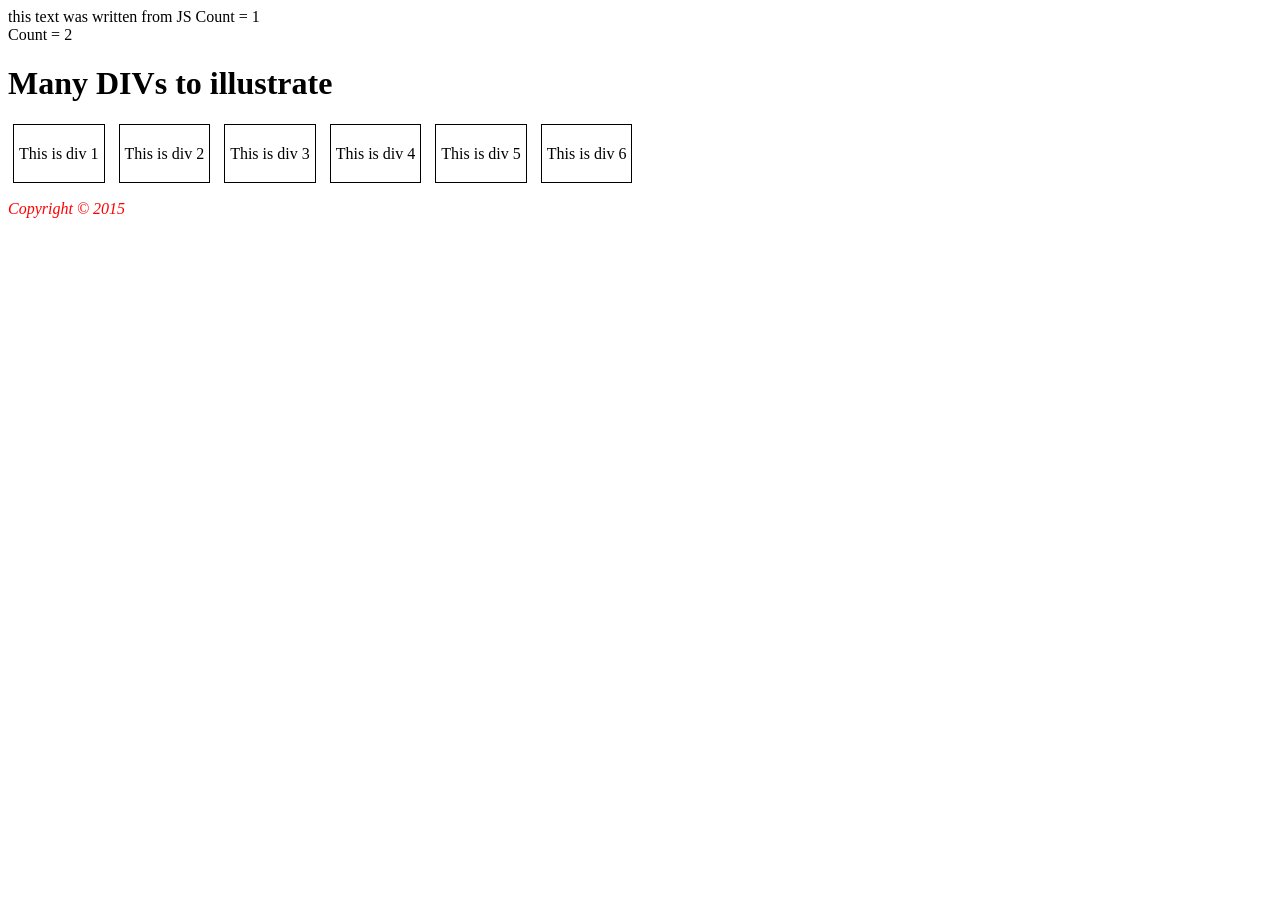
<file: JavaScript-Labs/Lab08/lab08-walkthrough02.html>
<!DOCTYPE html>
<html lang="en">
<head>
   <meta charset="utf-8">
   <title>DIV's DIV's Everywhere</title>
   <link rel="stylesheet" type="text/css" href="css/lab08.css" />
   <script type="text/javascript"> 
/* Your first script */
alert("Hello World!");
console.log("script within the <head> element");
console.warn("oh no this is a warning");
console.error("panic!! error!!");
</script>
   
</head>
<body>
  <script type="text/javascript" language="javascript" src="js/hello.js">
</script>
<noscript>This text only shown if JS is turned off</noscript>
  
<header>
  <h1>Many DIVs to illustrate</h1>
</header>

<div class='movingDiv' id='div1'>This is div 1</div>
<div class='movingDiv' id='div2'>This is div 2</div>
<div class='movingDiv' id='div3'>This is div 3</div>
<div class='movingDiv' id='div4'>This is div 4</div>
<div class='movingDiv' id='div5'>This is div 5</div>
<div class='movingDiv' id='div6'>This is div 6</div>


<footer>
  <p><em>Copyright &copy; 2015</em></p>
</footer>
</body>
</html>
</file>
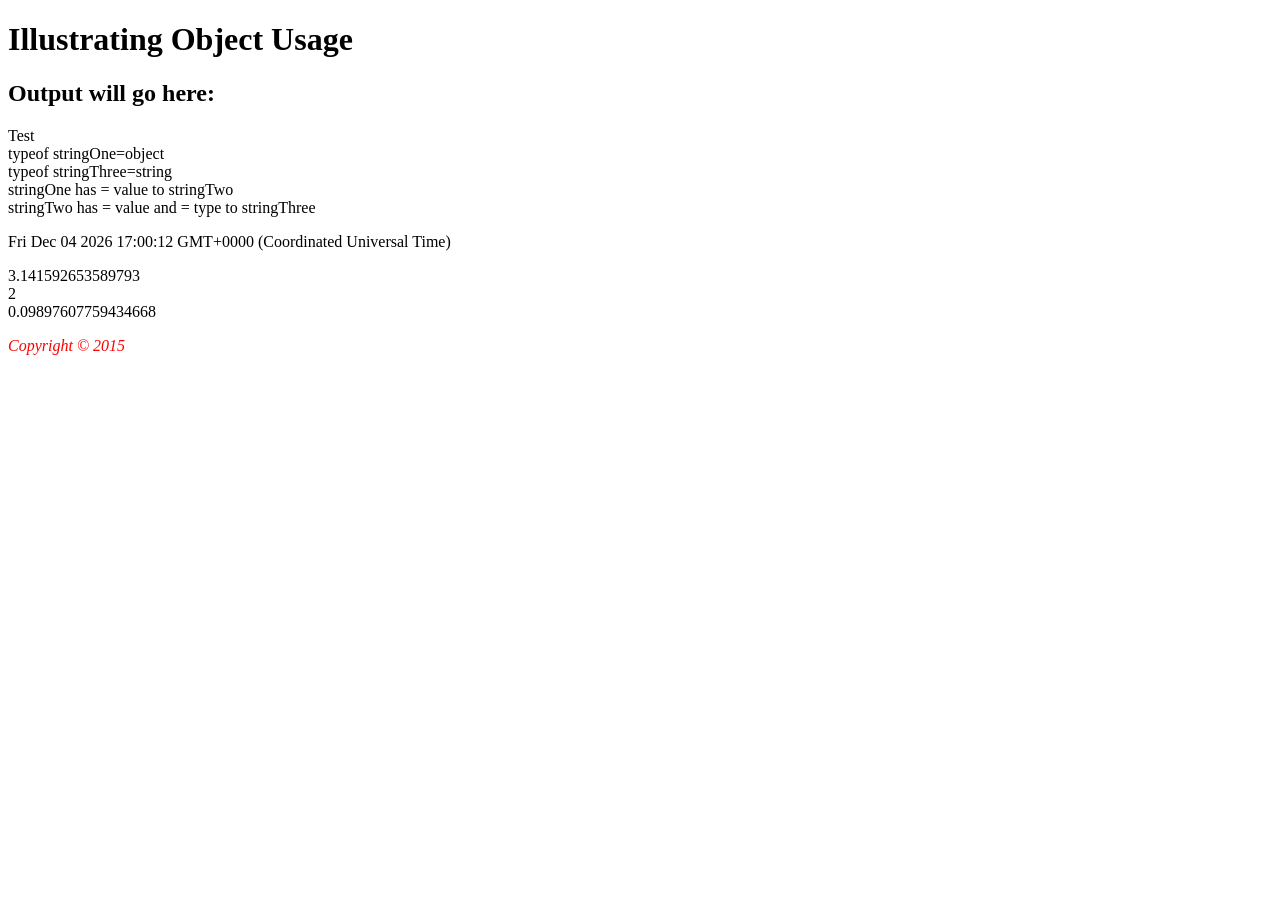
<file: JavaScript-Labs/Lab08/lab08-walkthrough06.html>
<!DOCTYPE html>
<html lang="en">
<head>
   <meta charset="utf-8">
   <title>Lab 8</title>
   <link rel="stylesheet" type="text/css" href="css/lab08.css" />

</head>
<body>
   

   
<header>
  <h1>Illustrating Object Usage</h1>
</header>

<h2>Output will go here:</h2>

<script type="text/javascript" language="javascript" src="js/lab08-walkthrough06.js"></script>

<footer>
  <p><em>Copyright &copy; 2015</em></p>
</footer>
</body>
</html>
</file>
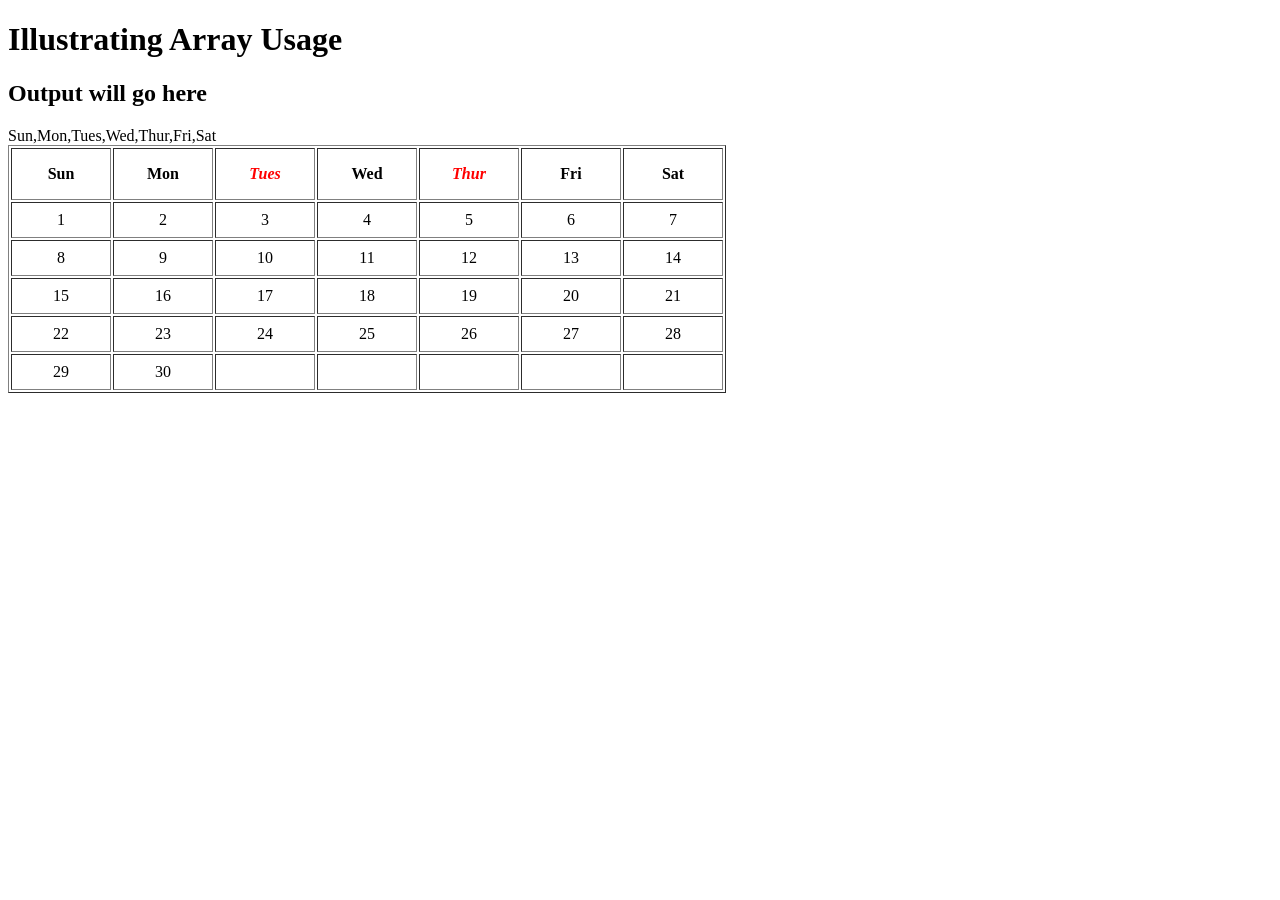
<file: JavaScript-Labs/Lab08/lab08-walkthrough07.html>
<!DOCTYPE html>
<html lang="en">
<head>
   <meta charset="utf-8">
   <title>Lab 8</title>
   <link rel="stylesheet" type="text/css" href="css/lab08.css" />

</head>
<body>
<header>
  <h1>Illustrating Array Usage</h1>
</header>

    <h2>Output will go here</h2>

   <script type="text/javascript" language="javascript" src="js/lab08-walkthrough07.js"></script>

</body>
</html>
</file>
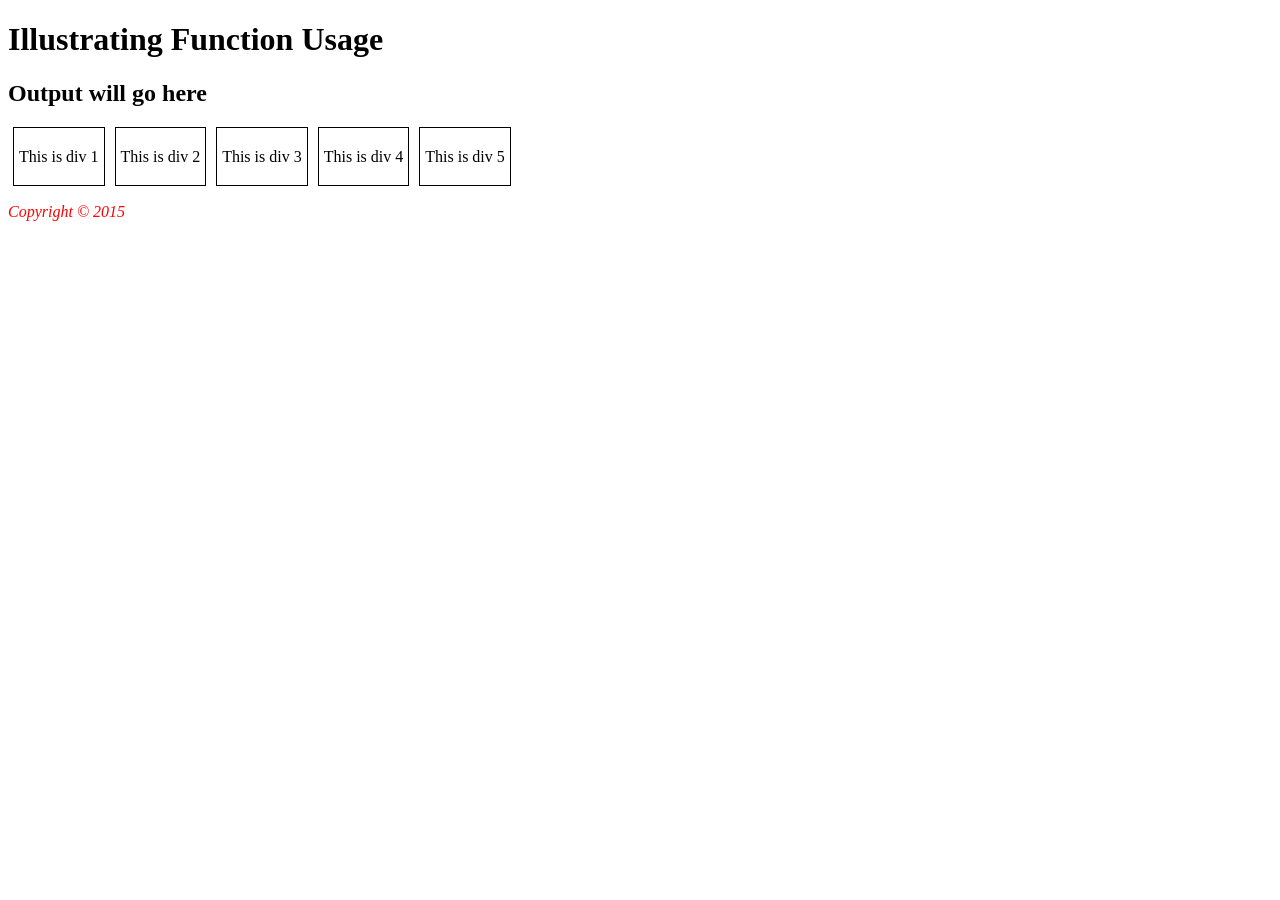
<file: JavaScript-Labs/Lab08/lab08-walkthrough08.html>
<!DOCTYPE html>
<html lang="en">
<head>
   <meta charset="utf-8">
   <title>Lab 8</title>
   <link rel="stylesheet" type="text/css" href="css/lab08.css" />
   <script type="text/javascript" language="javascript" src="js/lab08-walkthrough08.js"></script>
</head>
<body>
<header>
  <h1>Illustrating Function Usage</h1>
</header>

<h2>Output will go here</h2>

<script>
   // add function calls here
  for (count=1; count<6; count++) {
document.write(outputBox(count));
}
console.log(box);
</script>

<footer>
  <p><em>Copyright &copy; 2015</em></p>
</footer>
</body>
</html>
</file>
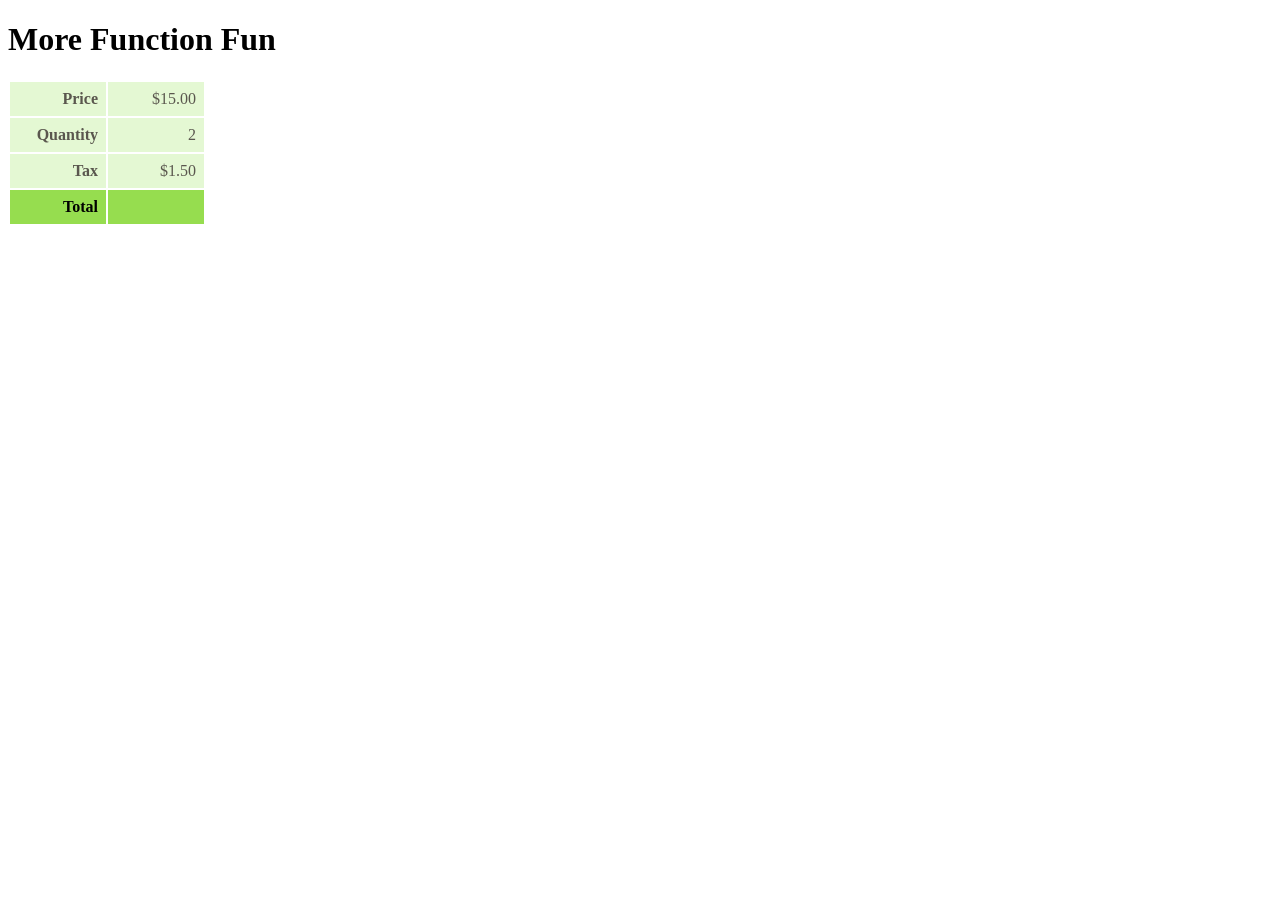
<file: JavaScript-Labs/Lab08/lab08-walkthrough09.html>
<!DOCTYPE html>
<html lang="en">
<head>
   <meta charset="utf-8">
   <title>Lab 8</title>
   <link rel="stylesheet" type="text/css" href="css/lab08.css" />
   <script type="text/javascript" language="javascript" src="js/lab08-walkthrough09.js"></script>
</head>
<body>
<header>
  <h1>More Function Fun</h1>
</header>

<table class="cart">
   <tr class="normal">
      <th>Price</th>
      <td>$15.00</td>                  
   </tr> 
   <tr class="normal">
      <th>Quantity</th>
      <td>2</td>
   </tr>  
   <tr class="normal">
      <th>Tax</th>
      <td>$1.50</td>
   </tr>
   <tr class="total">
      <th>Total</th>
      <td>
      <script>
         var amount = calculateTotal(15,2);
document.write("$" + amount.toFixed(2));
      </script>   
      </td>
   </tr>
</table>


</body>
</html>
</file>
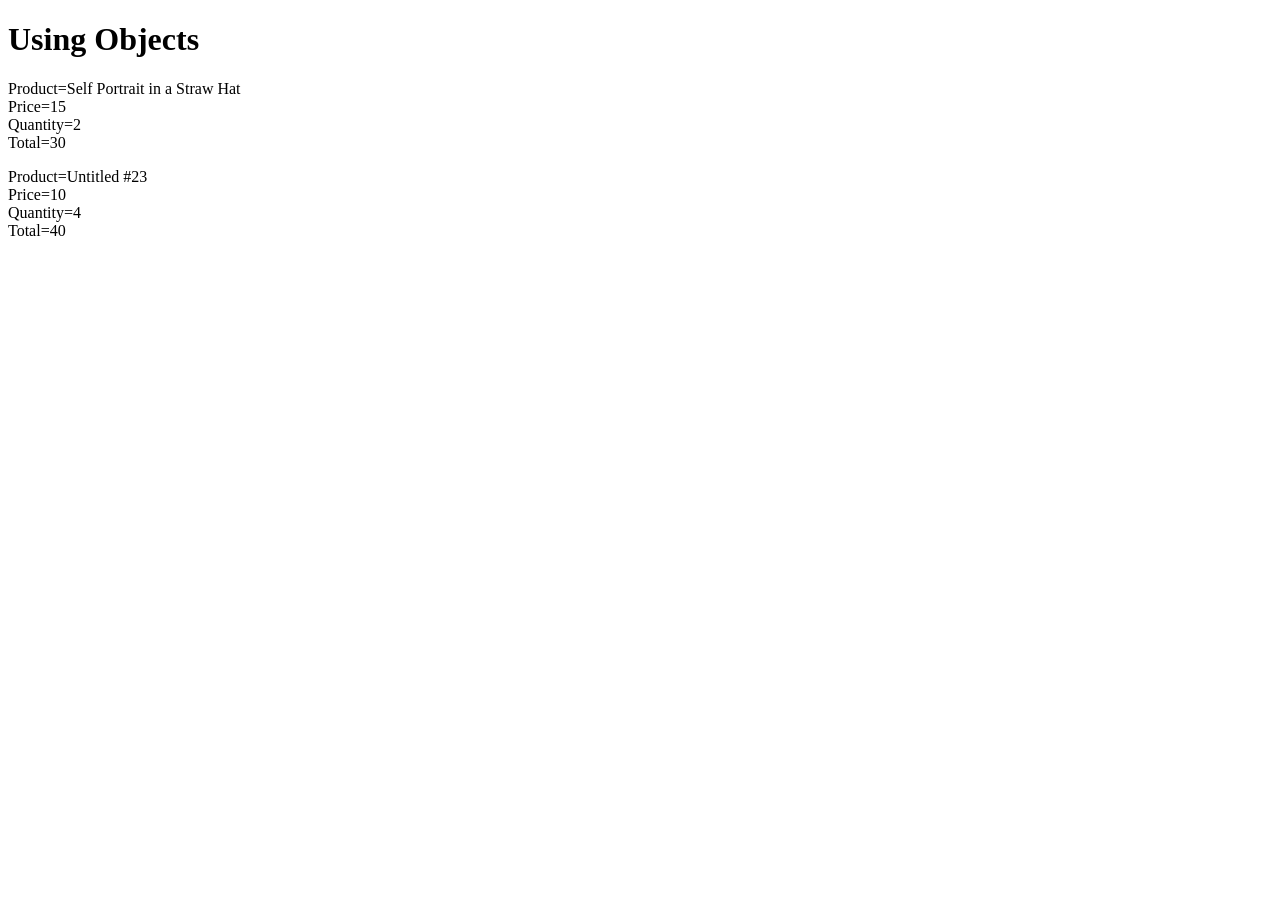
<file: JavaScript-Labs/Lab08/lab08-walkthrough10.html>
<!DOCTYPE html>
<html lang="en">
<head>
   <meta charset="utf-8">
   <title>Lab 8</title>
   <link rel="stylesheet" type="text/css" href="css/lab08.css" />
   
</head>
<body>
<header>
  <h1>Using Objects</h1>
</header>

<script type="text/javascript" language="javascript" src="js/lab08-walkthrough10.js"></script>

</body>
</html>
</file>
<file: existing-repository/style.css>
/* ==========================================================================
   EMBRACE E-COMMERCE PRODUCT SHOWCASE STYLESHEET
   Môn học: Phát triển ứng dụng Web & Thương mại điện tử (PTUDTMĐT)
   Đặc thù: Trang sức công nghệ thông minh (FemTech D2C)
   Chuẩn: CSS3 thuần, Responsive Mobile-First, Tối ưu hiệu ứng & tương tác
   ========================================================================== */

/* --- 1. BIẾN TOÀN CỤC & THIẾT LẬP THƯƠNG HIỆU --- */
:root {
  /* Bảng màu Dark Luxury */
  --bg-deep: #0B0D12;
  --bg-surface: #141721;
  --bg-surface-elevated: #1C202E;
  --bg-card: rgba(22, 26, 38, 0.75);
  --bg-glass: rgba(255, 255, 255, 0.04);
  
  /* Điểm nhấn kim loại cao cấp */
  --rose-gold: #E09F8F;
  --rose-gold-gradient: linear-gradient(135deg, #F4C2B2 0%, #D88D7F 100%);
  --champagne-gold: #D4AF37;
  --gold-gradient: linear-gradient(135deg, #F9E7B4 0%, #C99726 100%);
  --silver-glow: #E2E8F0;
  
  /* Màu sắc chức năng */
  --text-primary: #FFFFFF;
  --text-secondary: #9FA6B8;
  --text-muted: #6B7280;
  --border-subtle: rgba(255, 255, 255, 0.08);
  --border-focus: rgba(224, 159, 143, 0.5);
  --success: #10B981;
  --badge-bg: rgba(224, 159, 143, 0.15);
  
  /* Đổ bóng & Hiệu ứng chiều sâu */
  --shadow-sm: 0 4px 12px rgba(0, 0, 0, 0.3);
  --shadow-md: 0 8px 24px rgba(0, 0, 0, 0.4);
  --shadow-lg: 0 16px 40px rgba(0, 0, 0, 0.6);
  --shadow-glow-rose: 0 8px 30px rgba(224, 159, 143, 0.25);
  --shadow-glow-gold: 0 8px 30px rgba(212, 175, 55, 0.3);
  
  /* Bán kính bo góc */
  --radius-sm: 6px;
  --radius-md: 12px;
  --radius-lg: 20px;
  --radius-full: 9999px;

  /* Chuyển động chuẩn xác */
  --transition-fast: 0.2s cubic-bezier(0.16, 1, 0.3, 1);
  --transition-smooth: 0.4s cubic-bezier(0.16, 1, 0.3, 1);
}

/* --- 2. RESET CƠ BẢN & TYPOGRAPHY --- */
*, *::before, *::after {
  box-sizing: border-box;
  margin: 0;
  padding: 0;
}

body {
  font-family: -apple-system, BlinkMacSystemFont, "Segoe UI", Roboto, "Helvetica Neue", Arial, sans-serif;
  background-color: var(--bg-deep);
  color: var(--text-primary);
  line-height: 1.6;
  -webkit-font-smoothing: antialiased;
  min-height: 100vh;
  position: relative;
  overflow-x: hidden;
}

/* Vệt sáng nghệ thuật nền (Ambient Background Glow) */
.ambient-bg {
  position: fixed;
  top: 0;
  left: 0;
  width: 100%;
  height: 100%;
  pointer-events: none;
  z-index: 0;
  background: 
    radial-gradient(circle at 15% 15%, rgba(224, 159, 143, 0.08) 0%, transparent 40%),
    radial-gradient(circle at 85% 30%, rgba(212, 175, 55, 0.06) 0%, transparent 45%),
    radial-gradient(circle at 50% 80%, rgba(59, 130, 246, 0.05) 0%, transparent 50%);
}

.site-wrapper {
  position: relative;
  z-index: 1;
  display: flex;
  flex-direction: column;
  min-height: 100vh;
}

.container {
  width: 100%;
  max-width: 1240px;
  margin: 0 auto;
  padding: 0 20px;
}

/* --- 3. THANH ĐIỀU HƯỚNG (HEADER) --- */
.site-header {
  position: sticky;
  top: 0;
  z-index: 100;
  backdrop-filter: blur(16px);
  -webkit-backdrop-filter: blur(16px);
  background: rgba(11, 13, 18, 0.85);
  border-bottom: 1px solid var(--border-subtle);
  transition: var(--transition-smooth);
}

.header-inner {
  display: flex;
  align-items: center;
  justify-content: space-between;
  height: 72px;
}

.brand-logo {
  display: flex;
  align-items: center;
  gap: 10px;
  text-decoration: none;
  color: var(--text-primary);
}

.logo-symbol {
  width: 34px;
  height: 34px;
  border-radius: 50%;
  background: var(--rose-gold-gradient);
  display: flex;
  align-items: center;
  justify-content: center;
  box-shadow: 0 0 16px rgba(224, 159, 143, 0.4);
}

.logo-symbol svg {
  width: 20px;
  height: 20px;
  fill: #fff;
}

.logo-text {
  font-size: 1.35rem;
  font-weight: 700;
  letter-spacing: 2px;
  text-transform: uppercase;
  background: linear-gradient(135deg, #ffffff 60%, var(--rose-gold) 100%);
  -webkit-background-clip: text;
  -webkit-text-fill-color: transparent;
}

.nav-links {
  display: flex;
  gap: 28px;
  list-style: none;
}

.nav-links a {
  text-decoration: none;
  color: var(--text-secondary);
  font-size: 0.95rem;
  font-weight: 500;
  transition: var(--transition-fast);
  position: relative;
  padding: 4px 0;
}

.nav-links a:hover,
.nav-links a.active {
  color: var(--text-primary);
}

.nav-links a.active::after {
  content: "";
  position: absolute;
  bottom: 0;
  left: 0;
  width: 100%;
  height: 2px;
  background: var(--rose-gold);
  border-radius: var(--radius-full);
}

.header-actions {
  display: flex;
  align-items: center;
  gap: 16px;
}

.cart-indicator {
  position: relative;
  display: inline-flex;
  align-items: center;
  justify-content: center;
  width: 44px;
  height: 44px;
  border-radius: 50%;
  background: var(--bg-surface);
  border: 1px solid var(--border-subtle);
  color: var(--text-primary);
  text-decoration: none;
  cursor: pointer;
  transition: var(--transition-fast);
}

.cart-indicator:hover {
  border-color: var(--rose-gold);
  transform: translateY(-2px);
  box-shadow: var(--shadow-glow-rose);
}

.cart-badge {
  position: absolute;
  top: 4px;
  right: 4px;
  background: var(--rose-gold);
  color: #fff;
  font-size: 0.72rem;
  font-weight: 700;
  height: 18px;
  min-width: 18px;
  padding: 0 5px;
  border-radius: var(--radius-full);
  display: flex;
  align-items: center;
  justify-content: center;
  transition: transform 0.3s cubic-bezier(0.34, 1.56, 0.64, 1);
}

/* --- 4. HERO HEADER TRANG SẢN PHẨM --- */
.catalog-hero {
  padding: 60px 0 40px;
  text-align: center;
}

.hero-pill {
  display: inline-flex;
  align-items: center;
  gap: 8px;
  padding: 6px 16px;
  border-radius: var(--radius-full);
  background: var(--badge-bg);
  border: 1px solid rgba(224, 159, 143, 0.3);
  color: var(--rose-gold);
  font-size: 0.85rem;
  font-weight: 600;
  text-transform: uppercase;
  letter-spacing: 1px;
  margin-bottom: 20px;
  animation: pulse-soft 3s infinite;
}

.catalog-title {
  font-size: clamp(2rem, 4vw, 2.85rem);
  font-weight: 800;
  letter-spacing: -0.5px;
  line-height: 1.2;
  margin-bottom: 16px;
  background: linear-gradient(180deg, #FFFFFF 0%, #D1D5DB 100%);
  -webkit-background-clip: text;
  -webkit-text-fill-color: transparent;
}

.catalog-subtitle {
  font-size: 1.1rem;
  color: var(--text-secondary);
  max-width: 680px;
  margin: 0 auto 28px;
}

.assurance-badge {
  display: inline-flex;
  align-items: center;
  gap: 10px;
  background: rgba(255, 255, 255, 0.03);
  border: 1px dashed rgba(255, 255, 255, 0.15);
  padding: 8px 20px;
  border-radius: var(--radius-full);
  font-size: 0.9rem;
  color: var(--silver-glow);
}

/* --- 5. LƯỚI SẢN PHẨM (PRODUCT GRID & CARDS) --- */
.product-section {
  padding: 20px 0 60px;
}

.product-grid {
  display: grid;
  grid-template-columns: repeat(4, 1fr);
  gap: 24px;
  align-items: stretch;
}

.product-card {
  position: relative;
  background: var(--bg-card);
  backdrop-filter: blur(12px);
  -webkit-backdrop-filter: blur(12px);
  border: 1px solid var(--border-subtle);
  border-radius: var(--radius-lg);
  padding: 20px;
  display: flex;
  flex-direction: column;
  justify-content: space-between;
  transition: transform var(--transition-smooth), border-color var(--transition-smooth), box-shadow var(--transition-smooth);
}

.product-card:hover {
  transform: translateY(-8px);
  border-color: rgba(224, 159, 143, 0.4);
  box-shadow: var(--shadow-lg), 0 0 30px rgba(224, 159, 143, 0.15);
}

/* Thẻ nổi bật: Guardian Edition */
.product-card.featured {
  border-color: rgba(212, 175, 55, 0.5);
  background: linear-gradient(180deg, rgba(28, 32, 46, 0.85) 0%, rgba(20, 23, 33, 0.95) 100%);
  box-shadow: var(--shadow-md), 0 0 25px rgba(212, 175, 55, 0.15);
}

.product-card.featured:hover {
  border-color: var(--champagne-gold);
  box-shadow: var(--shadow-lg), var(--shadow-glow-gold);
}

/* Ruy-băng / Tag phân hạng */
.card-tag {
  position: absolute;
  top: 14px;
  left: 14px;
  z-index: 10;
  padding: 4px 12px;
  border-radius: var(--radius-full);
  font-size: 0.72rem;
  font-weight: 700;
  letter-spacing: 0.5px;
  text-transform: uppercase;
  background: rgba(0, 0, 0, 0.6);
  backdrop-filter: blur(8px);
  border: 1px solid rgba(255, 255, 255, 0.1);
  color: var(--text-primary);
}

.card-tag.tag-gold {
  background: var(--gold-gradient);
  color: #1a1500;
  border: none;
  box-shadow: 0 2px 10px rgba(212, 175, 55, 0.4);
}

.card-tag.tag-rose {
  background: var(--rose-gold-gradient);
  color: #fff;
  border: none;
}

/* Khung ảnh sản phẩm */
.card-media {
  position: relative;
  width: 100%;
  aspect-ratio: 4 / 3;
  border-radius: var(--radius-md);
  overflow: hidden;
  background: #11141D;
  margin-bottom: 16px;
}

.card-media img {
  width: 100%;
  height: 100%;
  object-fit: cover;
  transition: transform 0.6s cubic-bezier(0.16, 1, 0.3, 1);
}

.product-card:hover .card-media img {
  transform: scale(1.08);
}

/* Nút tương tác SOS Demo nổi trên ảnh */
.sos-demo-trigger {
  position: absolute;
  bottom: 10px;
  right: 10px;
  background: rgba(15, 17, 23, 0.8);
  backdrop-filter: blur(8px);
  border: 1px solid rgba(255, 255, 255, 0.15);
  color: var(--rose-gold);
  padding: 5px 10px;
  border-radius: var(--radius-full);
  font-size: 0.72rem;
  font-weight: 600;
  cursor: pointer;
  display: flex;
  align-items: center;
  gap: 5px;
  transition: var(--transition-fast);
}

.sos-demo-trigger:hover {
  background: var(--rose-gold);
  color: #fff;
  border-color: var(--rose-gold);
}

.radar-dot {
  width: 7px;
  height: 7px;
  border-radius: 50%;
  background: var(--rose-gold);
  position: relative;
}

.sos-demo-trigger:hover .radar-dot {
  background: #fff;
}

.radar-dot::after {
  content: "";
  position: absolute;
  inset: -3px;
  border-radius: 50%;
  border: 1px solid var(--rose-gold);
  animation: radar-ping 1.6s infinite;
}

/* Nội dung thẻ sản phẩm */
.card-content {
  display: flex;
  flex-direction: column;
  flex-grow: 1;
}

.product-category {
  font-size: 0.75rem;
  color: var(--text-muted);
  text-transform: uppercase;
  letter-spacing: 0.8px;
  margin-bottom: 6px;
}

.product-title {
  font-size: 1.15rem;
  font-weight: 700;
  color: var(--text-primary);
  line-height: 1.35;
  margin-bottom: 8px;
}

.product-specs {
  font-size: 0.85rem;
  color: var(--text-secondary);
  margin-bottom: 14px;
  min-height: 40px;
}

/* Giá tiền */
.price-block {
  display: flex;
  align-items: baseline;
  gap: 10px;
  margin-bottom: 14px;
}

.current-price {
  font-size: 1.35rem;
  font-weight: 800;
  color: var(--text-primary);
  letter-spacing: -0.5px;
}

.featured .current-price {
  color: var(--champagne-gold);
}

.original-price {
  font-size: 0.88rem;
  color: var(--text-muted);
  text-decoration: line-through;
}

/* Bộ chọn màu sắc (Color Swatches) */
.swatch-group {
  margin-bottom: 16px;
}

.swatch-label {
  display: block;
  font-size: 0.76rem;
  color: var(--text-secondary);
  margin-bottom: 6px;
}

.swatches {
  display: flex;
  gap: 10px;
}

.swatch-option {
  position: relative;
  cursor: pointer;
}

.swatch-option input {
  position: absolute;
  opacity: 0;
  width: 0;
  height: 0;
}

.swatch-circle {
  display: inline-block;
  width: 24px;
  height: 24px;
  border-radius: 50%;
  border: 2px solid transparent;
  transition: transform var(--transition-fast), border-color var(--transition-fast);
  box-shadow: inset 0 0 3px rgba(0,0,0,0.5);
}

.swatch-option input:checked + .swatch-circle {
  transform: scale(1.15);
  border-color: #fff;
  box-shadow: 0 0 10px rgba(255, 255, 255, 0.4);
}

.swatch-rose { background: #E0A899; }
.swatch-gold { background: #D4AF37; }
.swatch-silver { background: #E2E8F0; }
.swatch-navy { background: #1E293B; }

/* Danh sách tính năng then chốt */
.card-highlights {
  list-style: none;
  font-size: 0.82rem;
  color: var(--text-secondary);
  border-top: 1px solid var(--border-subtle);
  padding-top: 12px;
  margin-bottom: 18px;
  display: flex;
  flex-direction: column;
  gap: 7px;
}

.card-highlights li {
  display: flex;
  align-items: center;
  gap: 7px;
}

.card-highlights svg {
  width: 14px;
  height: 14px;
  fill: var(--success);
  flex-shrink: 0;
}

/* Nhóm nút thao tác (Action Buttons) */
.card-actions {
  display: grid;
  grid-template-columns: 1fr;
  gap: 8px;
  margin-top: auto;
}

.btn {
  display: inline-flex;
  align-items: center;
  justify-content: center;
  gap: 8px;
  width: 100%;
  padding: 12px 18px;
  border-radius: var(--radius-md);
  font-size: 0.88rem;
  font-weight: 700;
  text-decoration: none;
  border: none;
  cursor: pointer;
  transition: var(--transition-smooth);
}

.btn-primary {
  background: var(--rose-gold-gradient);
  color: #fff;
  box-shadow: var(--shadow-sm);
  position: relative;
  overflow: hidden;
}

.btn-primary:hover {
  transform: translateY(-2px);
  box-shadow: var(--shadow-glow-rose);
}

/* Ánh sáng quét qua nút (Shimmer) */
.btn-primary::after {
  content: "";
  position: absolute;
  top: 0;
  left: -100%;
  width: 60%;
  height: 100%;
  background: linear-gradient(90deg, transparent, rgba(255, 255, 255, 0.3), transparent);
  transform: skewX(-20deg);
  transition: left 0.75s ease;
}

.btn-primary:hover::after {
  left: 150%;
}

.btn-secondary {
  background: var(--bg-surface);
  color: var(--text-primary);
  border: 1px solid var(--border-subtle);
}

.btn-secondary:hover {
  background: var(--bg-surface-elevated);
  border-color: rgba(255, 255, 255, 0.25);
  color: #fff;
  transform: translateY(-2px);
}

.btn-gold {
  background: var(--gold-gradient);
  color: #181403;
}

.btn-gold:hover {
  transform: translateY(-2px);
  box-shadow: var(--shadow-glow-gold);
}

.btn:active {
  transform: scale(0.97);
}
/* ========================================================
   HIỆU ỨNG TƯƠNG TÁC ĐẲNG CẤP CHO NÚT THAO TÁC (LUXURY INTERACTION)
   ======================================================== */

.btn {
  position: relative;
  display: inline-flex;
  align-items: center;
  justify-content: center;
  gap: 8px;
  width: 100%;
  padding: 13px 20px;
  border-radius: 12px;
  font-size: 0.92rem;
  font-weight: 700;
  letter-spacing: 0.5px;
  cursor: pointer;
  overflow: hidden; /* Cần thiết để giữ vệt sáng quét bên trong nút */
  border: none;
  outline: none;
  
  /* Chuyển động mượt theo đường cong đàn hồi tự nhiên */
  transition: transform 0.35s cubic-bezier(0.16, 1, 0.3, 1),
              box-shadow 0.35s cubic-bezier(0.16, 1, 0.3, 1),
              background 0.3s ease,
              border-color 0.3s ease;
}

/* ----------------------------------------------------
   1. NÚT CHÍNH (THÊM VÀO GIỎ): VỆT SÁNG QUÉT KIM LOẠI
   ---------------------------------------------------- */
.btn-primary {
  background: linear-gradient(135deg, #F4C2B2 0%, #cf4932 50%, #e3d15b 100%);
  color: #1A0B08; /* Chữ màu nâu đồng đậm tương phản sắc sảo trên nền vàng hồng */
  box-shadow: 0 4px 15px rgba(224, 159, 143, 0.25);
}

/* Tạo dải ánh sáng chéo nghiêng 25 độ */
.btn-primary::before {
  content: "";
  position: absolute;
  top: 0;
  left: -120%;
  width: 70%;
  height: 100%;
  background: linear-gradient(
    90deg,
    transparent 0%,
    rgba(255, 255, 255, 0.45) 50%,
    transparent 100%
  );
  transform: skewX(-25deg);
  transition: left 0.7s cubic-bezier(0.16, 1, 0.3, 1);
  pointer-events: none;
}

/* Khi HOVER: Nhấc nút + Quét vệt sáng qua bề mặt + Tỏa hào quang */
.btn-primary:hover {
  transform: translateY(-3px) scale(1.01);
  box-shadow: 0 8px 25px rgba(224, 159, 143, 0.5), 
              0 0 10px rgba(244, 194, 178, 0.4);
}

.btn-primary:hover::before {
  left: 150%; /* Vệt sáng lướt nhanh từ trái sang phải */
}

/* ----------------------------------------------------
   2. NÚT PHỤ (MUA NGAY): KÍNH MỜ VIỀN PHÁT QUANG
   ---------------------------------------------------- */
.btn-secondary {
  background: rgba(226, 6, 6, 0.688);
  backdrop-filter: blur(10px);
  -webkit-backdrop-filter: blur(10px);
  color: #105ffe;
  border: 1px solid rgba(255, 255, 255, 0.12);
}

/* Khi HOVER: Viền vàng hồng phát sáng, nền kính sâu hơn */
.btn-secondary:hover {
  background: rgba(224, 159, 143, 0.1);
  border-color: #E09F8F;
  color: #FFFFFF;
  transform: translateY(-3px);
  box-shadow: 0 6px 20px rgba(0, 0, 0, 0.4), 
              0 0 15px rgba(224, 159, 143, 0.25); /* Viền hào quang mờ */
}

/* ----------------------------------------------------
   3. PHẢN HỒI KHI NHẤN (ACTIVE / CLICK CHUỘT)
   ---------------------------------------------------- */
.btn:active {
  transform: translateY(1px) scale(1.5); /* Hiệu ứng nhấn lún xuống đàn hồi */
  transition-duration: 0.1s;
}

/* ----------------------------------------------------
   4. FOCUS-VISIBLE: VÒNG HÀO QUANG KHI DÙNG PHÍM TAB
   ---------------------------------------------------- */
.btn:focus-visible {
  outline: 2px solid #E09F8F;
  outline-offset: 3px;
  box-shadow: 0 0 16px rgba(224, 159, 143, 0.7);
}

/* --- 6. KHỐI SO SÁNH ĐỐI ĐẦU NHANH (COMPARISON ACCORDION) --- */
.comparison-section {
  padding: 40px 0;
}

.comparison-card {
  background: var(--bg-surface);
  border: 1px solid var(--border-subtle);
  border-radius: var(--radius-lg);
  padding: 28px;
}

.accordion-summary {
  display: flex;
  align-items: center;
  justify-content: space-between;
  cursor: pointer;
  list-style: none;
  user-select: none;
}

.accordion-summary::-webkit-details-marker {
  display: none;
}

.summary-heading {
  display: flex;
  align-items: center;
  gap: 12px;
}

.summary-title {
  font-size: 1.2rem;
  font-weight: 700;
  color: var(--text-primary);
}

.summary-desc {
  font-size: 0.9rem;
  color: var(--text-secondary);
}

.toggle-icon {
  width: 28px;
  height: 28px;
  border-radius: 50%;
  background: rgba(255, 255, 255, 0.05);
  display: flex;
  align-items: center;
  justify-content: center;
  transition: transform 0.3s ease;
}

details[open] .toggle-icon {
  transform: rotate(180deg);
  background: var(--rose-gold);
  color: #fff;
}

.comparison-table-wrapper {
  overflow-x: auto;
  margin-top: 24px;
}

.comparison-table {
  width: 100%;
  border-collapse: collapse;
  text-align: left;
  font-size: 0.9rem;
}

.comparison-table th,
.comparison-table td {
  padding: 14px 18px;
  border-bottom: 1px solid var(--border-subtle);
}

.comparison-table th {
  color: var(--text-muted);
  font-weight: 600;
  text-transform: uppercase;
  font-size: 0.78rem;
  letter-spacing: 0.5px;
}

.comparison-table td:nth-child(2) {
  color: var(--rose-gold);
  font-weight: 600;
}

.comparison-table td:nth-child(3) {
  color: var(--champagne-gold);
  font-weight: 700;
}

/* --- 7. THANH CAM KẾT VÀ BẢO BẢO (TRUST BADGES) --- */
.trust-bar {
  padding: 30px 0 60px;
}

.trust-grid {
  display: grid;
  grid-template-columns: repeat(3, 1fr);
  gap: 20px;
}

.trust-item {
  display: flex;
  align-items: center;
  gap: 16px;
  background: rgba(255, 255, 255, 0.02);
  border: 1px solid var(--border-subtle);
  border-radius: var(--radius-md);
  padding: 18px;
  transition: transform var(--transition-fast), background-color var(--transition-fast),
    border-color var(--transition-fast), box-shadow var(--transition-fast);
}

.trust-icon {
  transition: color var(--transition-fast), background-color var(--transition-fast);
}

@media (hover: hover) {
  .trust-item:hover {
    transform: translateY(-4px);
    background: rgba(212, 175, 55, 0.07);
    border-color: var(--champagne-gold);
    box-shadow: 0 10px 24px rgba(0, 0, 0, 0.22), 0 0 16px rgba(212, 175, 55, 0.12);
  }

  .trust-item:hover .trust-icon {
    color: var(--champagne-gold);
    background: rgba(212, 175, 55, 0.12);
  }
}

@media (prefers-reduced-motion: reduce) {
  .trust-item,
  .trust-icon {
    transition: none;
  }

  .trust-item:hover {
    transform: none;
  }
}

.trust-icon {
  width: 44px;
  height: 44px;
  border-radius: 12px;
  background: var(--bg-surface-elevated);
  display: flex;
  align-items: center;
  justify-content: center;
  flex-shrink: 0;
  color: var(--rose-gold);
}

.trust-text h4 {
  font-size: 0.95rem;
  font-weight: 700;
  color: var(--text-primary);
  margin-bottom: 3px;
}

.trust-text p {
  font-size: 0.82rem;
  color: var(--text-muted);
}

/* --- 8. CHÂN TRANG (FOOTER) --- */
.site-footer {
  border-top: 1px solid var(--border-subtle);
  padding: 36px 0;
  text-align: center;
  background: #08090C;
}

.footer-disclaimer {
  font-size: 0.85rem;
  color: var(--text-muted);
  max-width: 650px;
  margin: 0 auto 12px;
}

.footer-copy {
  font-size: 0.78rem;
  color: #4B5563;
}

/* --- 9. THÔNG BÁO TOAST TƯƠNG TÁC (TOAST NOTIFICATION) --- */
.toast-notification {
  position: fixed;
  bottom: 24px;
  right: 24px;
  z-index: 999;
  display: flex;
  align-items: center;
  gap: 14px;
  background: rgba(28, 32, 46, 0.95);
  backdrop-filter: blur(16px);
  border: 1px solid var(--rose-gold);
  border-radius: var(--radius-md);
  padding: 14px 20px;
  box-shadow: var(--shadow-lg), var(--shadow-glow-rose);
  transform: translateY(120%);
  opacity: 0;
  transition: transform 0.4s cubic-bezier(0.16, 1, 0.3, 1), opacity 0.4s ease;
  pointer-events: none;
}

.toast-notification.active {
  transform: translateY(0);
  opacity: 1;
  pointer-events: auto;
}

.toast-icon {
  width: 24px;
  height: 24px;
  border-radius: 50%;
  background: var(--success);
  display: flex;
  align-items: center;
  justify-content: center;
  color: #fff;
  flex-shrink: 0;
}

.toast-content p {
  font-size: 0.9rem;
  font-weight: 600;
  color: #fff;
}

.toast-content span {
  font-size: 0.8rem;
  color: var(--text-secondary);
}

/* --- 10. ANIMATIONS (KEYFRAMES) --- */
@keyframes pulse-soft {
  0%, 100% { transform: scale(1); opacity: 1; }
  50% { transform: scale(1.03); opacity: 0.85; }
}

@keyframes radar-ping {
  0% { transform: scale(1); opacity: 0.9; }
  100% { transform: scale(2.8); opacity: 0; }
}

/* --- 11. ĐÁP ỨNG ĐA THIẾT BỊ (RESPONSIVE MEDIA QUERIES) --- */
/* Màn hình máy tính bảng (Tablet: < 1024px) */
@media (max-width: 1024px) {
  .product-grid {
    grid-template-columns: repeat(2, 1fr);
    gap: 20px;
  }
  .trust-grid {
    grid-template-columns: repeat(3, 1fr);
  }
}

/* Màn hình điện thoại (Mobile: < 768px) */
@media (max-width: 768px) {
  .header-inner {
    height: 60px;
  }

  .nav-links {
    display: none; /* Ẩn menu chữ trên mobile để ưu tiên nút giỏ hàng */
  }

  .catalog-hero {
    padding: 36px 0 24px;
  }

  .catalog-title {
    font-size: 1.85rem;
  }

  .catalog-subtitle {
    font-size: 0.95rem;
    margin-bottom: 20px;
  }

  .assurance-badge {
    font-size: 0.82rem;
    padding: 6px 14px;
  }

  /* 1 cột dọc duy nhất trên điện thoại */
  .product-grid {
    grid-template-columns: 1fr;
    gap: 24px;
  }

  .product-card {
    padding: 16px;
  }

  .product-title {
    font-size: 1.1rem;
  }

  .btn {
    padding: 14px 18px; /* Tăng độ dày nút bấm để ngón tay dễ chạm */
    font-size: 0.92rem;
  }

  .trust-grid {
    grid-template-columns: 1fr;
    gap: 12px;
  }

  .comparison-card {
    padding: 18px;
  }

  .summary-heading {
    flex-direction: column;
    align-items: flex-start;
    gap: 4px;
  }
}
/* Chỉnh lại text chính sách bảo hành và cam kết */
.trust-bar h2 {
  text-align: center;
  font-size: 30px; /* Tăng cỡ chữ to rõ */
  font-weight: 800;
  margin-bottom: 32px; /* Khoảng cách với các thẻ bên dưới */
  letter-spacing: -0.5px;

  /* Hiệu ứng màu vàng ánh kim nổi bật */
  background: linear-gradient(135deg, #F9E7B4 0%, #D4AF37 100%);
  -webkit-background-clip: text;
  -webkit-text-fill-color: transparent;
}

/* Tự điều chỉnh kích thước vừa vặn trên điện thoại */
@media (max-width: 768px) {
  .trust-bar h2 {
    font-size: 1.5rem;
    margin-bottom: 20px;
  }
}
/* Áp dụng chuẩn Box Model cho toàn bộ phần tử */
*, *::before, *::after {
  box-sizing: border-box;
}

/* 1 & 4. CLASS SELECTOR + BOX MODEL + BORDER-RADIUS: Khung thẻ sản phẩm */
.product-card {
  background-color: #141721;
  border: 1px solid rgba(255, 255, 255, 0.1); /* Viền mảnh bo ngoài */
  border-radius: 16px;                       /* Bo tròn 4 góc thẻ */
  padding: 20px;                              /* Đệm cách đều từ viền vào nội dung bên trong */
  margin: 16px 0;                             /* Khoảng cách trên/dưới với các khối khác */
}

/* 1 & 2. DESCENDANT SELECTOR: Ảnh bên trong thẻ card-media */
.product-card .card-media img {
  display: block;
  width: 100%;
  height: auto;
  border-radius: 12px;                        /* Bo góc ảnh sản phẩm */
  margin-bottom: 16px;                        /* Đẩy phần nội dung chữ bên dưới ra xa */
}

/* 5. DESCENDANT SELECTOR: Tên sản phẩm */
.product-card .product-title {
  font-size: 1.25rem;
  font-weight: 700;
  color: #FFFFFF;
  margin-top: 0;
  margin-bottom: 8px;                         /* Khoảng cách với dòng mô tả bên dưới */
}

/* 5. Khối giá tiền & Giá hiện tại (giá nổi bật) */
.product-card .price-block {
  margin: 14px 0;                             /* Cách đều trên/dưới 14px */
}

.product-card .current-price {
  font-size: 1.35rem;
  font-weight: 800;
  color: #D4AF37;                             /* Màu vàng kim loại nổi bật trên nền tối */
  margin-right: 10px;                         /* Cách giá gốc bị gạch ngang */
}

.product-card .original-price {
  font-size: 0.9rem;
  color: #6B7280;
  text-decoration: line-through;              /* Gạch ngang giá cũ */
}

/* 6. ELEMENT & CLASS SELECTOR: Định dạng nút thao tác đơn giản */
.product-card .btn {
  display: inline-block;                      /* Cho phép nhận padding, margin, width */
  width: 100%;
  padding: 12px 16px;                         /* Chiều cao đệm trên-dưới 12px, trái-phải 16px */
  border: none;
  border-radius: 8px;                         /* Bo góc nút bấm */
  font-size: 0.95rem;
  font-weight: 600;
  text-align: center;
  cursor: pointer;
  margin-bottom: 8px;                         /* Khoảng cách giữa 2 nút */
}

/* Nút chính (Thêm vào giỏ) */
.product-card .btn-primary {
  background-color: #E09F8F;                  /* Màu vàng hồng Rose Gold */
  color: #FFFFFF;
}

/* Nút phụ (Mua ngay) */
.product-card .btn-secondary {
  background-color: transparent;
  color: #E2E8F0;
  border: 1px solid rgba(255, 255, 255, 0.2); /* Viền mờ bao quanh nút */
}

/* 1. KHUNG CHA (Flex Container): Tạo chiều cao cố định và đường viền nhận diện */
.catalog-hero .container {
  display: flex;
  flex-direction: column;    /* Xếp dọc từ trên xuống */
  align-items: center;       /* Căn giữa theo trục ngang */
  gap: 16px;                 /* Khoảng cách giữa các phần tử */
  
  /* Đổi giá trị này để quan sát: flex-start | center | flex-end | space-between | space-evenly */
  justify-content: space-between; 

  /* Chiều cao cố định và đường bao trực quan để thấy rõ các khoảng trống */
  min-height: 480px;
  background-color: #0d111a;
  border: 2px dashed #4b5563; /* Khung nét đứt bao quanh vùng Flex */
  border-radius: 16px;
  padding: 24px;
}

/* Xóa margin mặc định để Flexbox kiểm soát 100% vị trí */
.catalog-hero .hero-pill,
.catalog-hero .catalog-title,
.catalog-hero .catalog-subtitle,
.catalog-hero .assurance-badge {
  margin: 0;
}

/* 2. CÁC PHẦN TỬ CON (Flex Items): Mỗi khối 1 màu tương phản rõ rệt */

/* Khối 1: Huy hiệu đầu - Nền màu Vàng Cam */
.catalog-hero .hero-pill {
  background-color: #f59e0b;
  color: #000000;
  border: 2px solid #d97706;
  font-weight: 700;
}

/* Khối 2: Tiêu đề H1 - Nền màu Xanh Lam */
.catalog-hero .catalog-title {
  background-color: #1e40af;
  color: #ffffff;
  border-left: 6px solid #60a5fa;
  padding: 10px 20px;
  border-radius: 8px;
  -webkit-text-fill-color: initial; /* Bỏ gradient chữ cũ để hiện rõ màu */
}

/* Khối 3: Đoạn văn mô tả - Nền màu Xanh Lá */
.catalog-hero .catalog-subtitle {
  background-color: #065f46;
  color: #a7f3d0;
  border: 1px solid #10b981;
  padding: 12px 18px;
  border-radius: 8px;
}

/* Khối 4: Huy hiệu chân - Nền màu Tím */
.catalog-hero .assurance-badge {
  background-color: #5b21b6;
  color: #ede9fe;
  border: 1px solid #8b5cf6;
}

/* Khung chứa lưới sản phẩm */
.product-grid {
  display: grid;
  grid-template-columns: repeat(2, 1fr); /* 1. Bố trí thành 2 cột bằng nhau */
  gap: 24px;                             /* 2. Khoảng cách giữa các hàng và các cột */
  align-items: stretch;                  /* Kéo các thẻ trong cùng một hàng có chiều cao bằng nhau */
}

/* 3. Khung bọc và giữ ảnh đúng tỷ lệ */
.product-card .card-media {
  width: 100%;
  aspect-ratio: 4 / 3;                   /* Cố định tỷ lệ khung hình chuẩn 4:3 */
  overflow: hidden;                      /* Cắt phần ảnh thừa tràn ra ngoài */
  border-radius: 12px;
}

.product-card .card-media img {
  width: 100%;
  height: 100%;
  object-fit: cover;                     /* 6. Phủ kín khung chứa, không bị méo/biến dạng ảnh */
  display: block;
}
</file>
<file: JavaScript-Labs/style.css>
:root {
  color-scheme: light;
  --ink: #25213b;
  --muted: #77758a;
  --purple: #7658d6;
  --purple-dark: #6142c3;
  --purple-soft: #f0edff;
  --line: #eeedf4;
  --surface: #ffffff;
  --page: #faf9fd;
  --mint: #e6f8f2;
  --shadow: 0 18px 50px rgba(51, 40, 100, 0.08);
}

* {
  box-sizing: border-box;
}

html {
  scroll-behavior: smooth;
}

body {
  margin: 0;
  background:
    radial-gradient(ellipse at 2% 5%, rgba(226, 219, 255, 0.42), transparent 28rem),
    var(--page);
  color: var(--ink);
  font-family: "DM Sans", sans-serif;
  -webkit-font-smoothing: antialiased;
}

button,
input {
  font: inherit;
}

a {
  color: inherit;
}

.page-shell {
  width: min(1120px, calc(100% - 48px));
  margin: 0 auto;
}

.topbar {
  min-height: 78px;
  display: flex;
  align-items: center;
  justify-content: space-between;
  gap: 20px;
}

.brand {
  display: inline-flex;
  align-items: center;
  gap: 10px;
  text-decoration: none;
}

.brand-mark {
  width: 35px;
  height: 35px;
  display: grid;
  place-items: center;
  border-radius: 12px;
  background: var(--purple);
  color: #fff;
  font: 800 17px "Manrope", sans-serif;
  box-shadow: 0 6px 15px rgba(118, 88, 214, 0.25);
}

.brand-name {
  font: 800 18px "Manrope", sans-serif;
  letter-spacing: -0.7px;
}

.brand-name span {
  color: var(--purple);
}

.topbar-label {
  display: inline-flex;
  align-items: center;
  gap: 9px;
  color: var(--muted);
  font-size: 13px;
  font-weight: 600;
}

.status-dot {
  width: 8px;
  height: 8px;
  border-radius: 50%;
  background: #49c99b;
  box-shadow: 0 0 0 4px rgba(73, 201, 155, 0.12);
}

.hero {
  min-height: 340px;
  position: relative;
  display: grid;
  grid-template-columns: 1.12fr 0.88fr;
  align-items: center;
  overflow: hidden;
  padding: 46px 64px;
  border: 1px solid rgba(255, 255, 255, 0.8);
  border-radius: 28px;
  background: linear-gradient(118deg, #f0edff 0%, #f7f4ff 53%, #f2faff 100%);
  box-shadow: var(--shadow);
}

.hero-copy {
  position: relative;
  z-index: 1;
}

.eyebrow {
  margin: 0 0 14px;
  color: var(--purple);
  font-size: 10px;
  font-weight: 700;
  letter-spacing: 1.45px;
}

.sparkle {
  margin-right: 5px;
  font-size: 13px;
}

.hero h1 {
  margin: 0;
  font: 800 clamp(34px, 4vw, 48px)/1.14 "Manrope", sans-serif;
  letter-spacing: -2px;
}

.hero h1 span {
  color: var(--purple);
}

.hero-description {
  max-width: 430px;
  margin: 15px 0 23px;
  color: #77758a;
  font-size: 14px;
  line-height: 1.75;
}

.hero-button {
  min-height: 44px;
  display: inline-flex;
  align-items: center;
  gap: 18px;
  padding: 0 18px;
  border-radius: 12px;
  background: var(--purple);
  color: white;
  font-size: 13px;
  font-weight: 700;
  text-decoration: none;
  transition: background 160ms ease, transform 160ms ease, box-shadow 160ms ease;
  box-shadow: 0 8px 18px rgba(118, 88, 214, 0.2);
}

.hero-button:hover {
  transform: translateY(-2px);
  background: var(--purple-dark);
  box-shadow: 0 11px 22px rgba(118, 88, 214, 0.28);
}

.hero-art {
  min-height: 240px;
  position: relative;
  display: grid;
  place-items: center;
}

.art-orbit {
  position: absolute;
  width: 230px;
  height: 230px;
  border: 1px solid rgba(118, 88, 214, 0.13);
  border-radius: 50%;
}

.orbit-two {
  width: 285px;
  height: 285px;
  border-color: rgba(118, 88, 214, 0.08);
}

.code-card {
  width: min(315px, 90%);
  position: relative;
  z-index: 1;
  padding: 17px 19px 21px;
  border: 1px solid rgba(255, 255, 255, 0.85);
  border-radius: 17px;
  background: rgba(255, 255, 255, 0.88);
  box-shadow: 0 20px 45px rgba(76, 62, 139, 0.14);
  transform: rotate(-3deg);
}

.code-dots {
  display: flex;
  gap: 5px;
  padding-bottom: 16px;
  border-bottom: 1px solid #f0eff5;
}

.code-dots i {
  width: 7px;
  height: 7px;
  border-radius: 50%;
  background: #f2a5a9;
}

.code-dots i:nth-child(2) {
  background: #f2ce7d;
}

.code-dots i:nth-child(3) {
  background: #82d5b5;
}

.code-lines {
  display: grid;
  gap: 9px;
  padding-top: 16px;
  color: #6a6880;
  font: 500 11px/1.5 "DM Sans", sans-serif;
  white-space: nowrap;
}

.code-lines b {
  color: #7658d6;
}

.code-lines em {
  color: #dc8b71;
  font-style: normal;
}

.code-lines strong {
  color: #f1b84b;
}

.code-lines .indent {
  padding-left: 18px;
}

.floating-star {
  position: absolute;
  z-index: 2;
  color: #e5a84e;
}

.star-a {
  top: 27px;
  right: 56px;
  font-size: 25px;
}

.star-b {
  bottom: 30px;
  left: 35px;
  color: var(--purple);
  font-size: 31px;
}

.art-caption {
  position: absolute;
  right: 3px;
  bottom: 7px;
  color: #89859e;
  font-size: 10px;
  font-weight: 600;
}

.profile-strip {
  display: grid;
  grid-template-columns: 1.25fr 0.8fr 0.9fr 1.6fr;
  align-items: center;
  gap: 24px;
  margin: 22px 0 54px;
  padding: 20px 26px;
  border: 1px solid var(--line);
  border-radius: 20px;
  background: var(--surface);
  box-shadow: 0 9px 28px rgba(51, 40, 100, 0.045);
}

.profile-main {
  display: flex;
  align-items: center;
  gap: 13px;
  min-width: 0;
}

.avatar {
  width: 46px;
  height: 46px;
  flex: 0 0 46px;
  display: grid;
  place-items: center;
  border-radius: 15px;
  background: var(--purple-soft);
  color: var(--purple);
  font: 800 14px "Manrope", sans-serif;
}

.profile-kicker,
.detail-label {
  display: block;
  margin: 0 0 5px;
  color: #9a98a9;
  font-size: 9px;
  font-weight: 700;
  letter-spacing: 1.1px;
}

.profile-main h2 {
  margin: 0;
  font: 700 15px "Manrope", sans-serif;
}

.profile-detail {
  min-width: 0;
  padding-left: 20px;
  border-left: 1px solid var(--line);
}

.profile-detail strong {
  display: block;
  color: #454256;
  font-size: 12px;
  font-weight: 700;
  line-height: 1.5;
  overflow-wrap: anywhere;
}

.course-detail strong {
  max-width: 230px;
}

.lessons-section {
  scroll-margin-top: 28px;
}

.section-heading {
  display: flex;
  align-items: end;
  justify-content: space-between;
  gap: 24px;
  margin-bottom: 23px;
}

.section-eyebrow {
  margin-bottom: 8px;
}

.section-heading h2 {
  margin: 0;
  font: 800 25px "Manrope", sans-serif;
  letter-spacing: -0.8px;
}

.section-subtitle {
  margin: 7px 0 0;
  color: var(--muted);
  font-size: 13px;
}

.lesson-count {
  display: flex;
  align-items: center;
  gap: 8px;
  padding-bottom: 3px;
  color: #8d8a9e;
  font-size: 12px;
}

.count-number {
  width: 29px;
  height: 29px;
  display: grid;
  place-items: center;
  border-radius: 10px;
  background: var(--purple-soft);
  color: var(--purple);
  font-size: 12px;
  font-weight: 700;
}

.lesson-controls {
  display: flex;
  align-items: center;
  justify-content: space-between;
  gap: 16px;
  margin-bottom: 18px;
}

.filter-tabs {
  display: flex;
  flex-wrap: wrap;
  gap: 7px;
}

.filter-button {
  min-height: 36px;
  padding: 0 15px;
  border: 1px solid transparent;
  border-radius: 10px;
  background: transparent;
  color: #858296;
  cursor: pointer;
  font-size: 12px;
  font-weight: 600;
  transition: color 150ms ease, background 150ms ease, border-color 150ms ease;
}

.filter-button:hover {
  color: var(--purple);
  background: #f3f0ff;
}

.filter-button.is-active {
  border-color: #e8e2ff;
  background: #f0edff;
  color: var(--purple-dark);
}

.search-box {
  width: min(260px, 100%);
  height: 39px;
  display: flex;
  align-items: center;
  gap: 9px;
  padding: 0 12px;
  border: 1px solid #eae8f0;
  border-radius: 11px;
  background: white;
  color: #a4a1b2;
}

.search-box:focus-within {
  border-color: #b7a8ef;
  box-shadow: 0 0 0 3px rgba(118, 88, 214, 0.09);
}

.search-icon {
  font-size: 20px;
  line-height: 1;
}

.search-box input {
  width: 100%;
  min-width: 0;
  border: 0;
  outline: 0;
  background: transparent;
  color: var(--ink);
  font-size: 12px;
}

.search-box input::placeholder {
  color: #a4a1b2;
}

.lesson-grid {
  display: grid;
  grid-template-columns: repeat(3, minmax(0, 1fr));
  gap: 15px;
}

.lesson-card {
  min-width: 0;
  display: flex;
  flex-direction: column;
  padding: 19px;
  border: 1px solid var(--line);
  border-radius: 17px;
  background: var(--surface);
  box-shadow: 0 6px 20px rgba(51, 40, 100, 0.035);
  transition: transform 170ms ease, box-shadow 170ms ease, border-color 170ms ease;
}

.lesson-card:hover {
  transform: translateY(-3px);
  border-color: #ded7fb;
  box-shadow: 0 13px 27px rgba(51, 40, 100, 0.09);
}

.card-topline {
  display: flex;
  align-items: center;
  justify-content: space-between;
  gap: 10px;
}

.chapter-badge {
  display: inline-flex;
  align-items: center;
  min-height: 23px;
  padding: 0 9px;
  border-radius: 7px;
  background: var(--purple-soft);
  color: var(--purple);
  font-size: 9px;
  font-weight: 700;
  letter-spacing: 0.4px;
}

.chapter-badge.ch09 {
  background: var(--mint);
  color: #23876a;
}

.chapter-badge.ch10 {
  background: #fff3df;
  color: #a76a15;
}

.lesson-number {
  color: #b4b1c0;
  font: 700 11px "Manrope", sans-serif;
}

.lesson-card h3 {
  margin: 15px 0 7px;
  font: 700 15px/1.4 "Manrope", sans-serif;
  letter-spacing: -0.2px;
}

.lesson-card p {
  margin: 0 0 18px;
  color: var(--muted);
  font-size: 11px;
  line-height: 1.65;
}

.lesson-link {
  min-height: 36px;
  display: flex;
  align-items: center;
  justify-content: space-between;
  gap: 10px;
  margin-top: auto;
  padding: 0 12px;
  border: 1px solid #e9e4fc;
  border-radius: 10px;
  background: #faf9ff;
  color: var(--purple-dark);
  font-size: 11px;
  font-weight: 700;
  text-decoration: none;
  transition: color 150ms ease, background 150ms ease, border-color 150ms ease;
}

.lesson-link:hover {
  border-color: var(--purple);
  background: var(--purple);
  color: white;
}

.lesson-link span:last-child {
  font-size: 16px;
  line-height: 1;
}

.empty-state {
  margin: 0;
  padding: 42px 18px;
  border: 1px dashed #ded9ee;
  border-radius: 16px;
  color: var(--muted);
  text-align: center;
  font-size: 13px;
}

.lesson-viewer {
  width: min(1200px, calc(100% - 32px));
  height: min(900px, calc(100% - 32px));
  max-width: none;
  max-height: none;
  padding: 0;
  overflow: hidden;
  border: 0;
  border-radius: 18px;
  background: var(--surface);
  box-shadow: 0 24px 80px rgba(27, 21, 54, 0.3);
}

.lesson-viewer::backdrop {
  background: rgba(31, 26, 51, 0.64);
  backdrop-filter: blur(4px);
}

.lesson-viewer-header {
  min-height: 76px;
  display: flex;
  align-items: center;
  justify-content: space-between;
  gap: 16px;
  padding: 12px 20px;
  border-bottom: 1px solid var(--line);
}

.viewer-kicker {
  margin: 0 0 3px;
  color: var(--purple);
  font-size: 9px;
  font-weight: 700;
  letter-spacing: 1px;
}

.lesson-viewer-header h2 {
  margin: 0;
  font: 700 16px "Manrope", sans-serif;
}

.viewer-back {
  min-height: 38px;
  display: inline-flex;
  align-items: center;
  gap: 8px;
  padding: 0 13px;
  border: 1px solid #e9e4fc;
  border-radius: 10px;
  background: #faf9ff;
  color: var(--purple-dark);
  cursor: pointer;
  font-size: 12px;
  font-weight: 700;
}

.viewer-back:hover {
  border-color: var(--purple);
  background: var(--purple);
  color: white;
}

.lesson-frame {
  width: 100%;
  height: calc(100% - 76px);
  display: block;
  border: 0;
  background: white;
}

.footer {
  display: flex;
  justify-content: space-between;
  gap: 16px;
  margin-top: 52px;
  padding: 19px 0 24px;
  border-top: 1px solid var(--line);
  color: #9a98a9;
  font-size: 11px;
}

.heart {
  color: #e788a4;
}

.sr-only {
  width: 1px;
  height: 1px;
  position: absolute;
  padding: 0;
  margin: -1px;
  overflow: hidden;
  clip: rect(0, 0, 0, 0);
  white-space: nowrap;
  border: 0;
}

@media (max-width: 900px) {
  .hero {
    padding: 40px;
  }

  .profile-strip {
    grid-template-columns: 1fr 1fr;
    row-gap: 20px;
  }

  .profile-detail:nth-child(3) {
    border-left: 0;
    padding-left: 0;
  }

  .lesson-grid {
    grid-template-columns: repeat(2, minmax(0, 1fr));
  }
}

@media (max-width: 620px) {
  .page-shell {
    width: min(100% - 30px, 440px);
  }

  .topbar {
    min-height: 66px;
  }

  .topbar-label {
    font-size: 10px;
  }

  .hero {
    grid-template-columns: 1fr;
    gap: 4px;
    padding: 30px 24px 20px;
    border-radius: 22px;
  }

  .hero h1 {
    font-size: clamp(34px, 10vw, 43px);
  }

  .hero-description {
    font-size: 13px;
  }

  .hero-art {
    min-height: 195px;
  }

  .art-orbit {
    width: 180px;
    height: 180px;
  }

  .orbit-two {
    width: 225px;
    height: 225px;
  }

  .code-card {
    width: min(290px, 84%);
  }

  .profile-strip {
    gap: 18px 12px;
    margin-bottom: 42px;
    padding: 18px;
  }

  .profile-main {
    grid-column: 1 / -1;
  }

  .profile-detail {
    padding-left: 12px;
  }

  .profile-detail:nth-child(3) {
    border-left: 1px solid var(--line);
    padding-left: 12px;
  }

  .course-detail {
    grid-column: 1 / -1;
    border-left: 0;
    padding-left: 0;
  }

  .section-heading {
    align-items: center;
  }

  .section-heading h2 {
    font-size: 21px;
  }

  .section-subtitle {
    max-width: 290px;
    font-size: 12px;
    line-height: 1.55;
  }

  .lesson-controls {
    align-items: stretch;
    flex-direction: column;
  }

  .filter-tabs {
    gap: 4px;
  }

  .filter-button {
    padding: 0 12px;
  }

  .search-box {
    width: 100%;
  }

  .lesson-grid {
    grid-template-columns: 1fr;
    gap: 11px;
  }

  .lesson-card {
    padding: 17px;
  }

  .lesson-viewer {
    width: calc(100% - 16px);
    height: calc(100% - 16px);
    border-radius: 13px;
  }

  .lesson-viewer-header {
    min-height: 68px;
    padding: 10px 12px;
  }

  .lesson-viewer-header h2 {
    font-size: 14px;
  }

  .viewer-back {
    min-height: 36px;
    gap: 5px;
    padding: 0 9px;
    font-size: 10px;
  }

  .lesson-frame {
    height: calc(100% - 68px);
  }

  .footer {
    flex-direction: column;
    gap: 6px;
    margin-top: 38px;
  }
}

@media (prefers-reduced-motion: reduce) {
  *,
  *::before,
  *::after {
    scroll-behavior: auto !important;
    transition-duration: 0.01ms !important;
  }
}
</file>
<file: JavaScript-Labs/Lab08/css/theme.css>
body {

}

div#topHeaderRow {
  background-color: #34495e;
  height: 3em;
  font-size: 0.8em;
  color: #34495e;
  padding-top: 1em;
}
div#topHeaderRow  a:link { 
  color: #BBBBBB ;
}

footer {
  background-color: #34495e;
     color: white;
}

footer a:link {
   color: #a3d2f1;
}



#postJumbo {
   background-image: url(post-background.jpg);
}
#postJumbo h1 {
   margin-top: 0;
}

.postlist h2 {
  margin-top: 0; 
}

.postlist div.details {
  text-transform: uppercase;
  font-size: 0.8em;
}

.postlist p.excerpt {
  margin-top: 0.4em;
}

.container { margin-top: 1em; }
</file>
<file: JavaScript-Labs/Lab08/css/lab08.css>
.movingDiv{
border: solid 1px black;
position:relative;
margin:30px 5px;
padding:20px 5px;
width:30%;
display:inline;
line-height:60px;
}

fieldset{
border: solid 1px #777777;
}

.required{
background-color:#EEEE55;
}

th {
    width: 6em;
    height: 3em;
    text-align: center;
}

td {
    width: 6em;
    height: 2em;
    text-align: center;
}

em { color: red; font-style: italic; }

tr.normal {
    
    background-color: #E4F8D3;    
}
tr.normal td, tr.normal th, tr.total th, tr.total td {
    text-align: right;    
    width: 5em;
    height: 0.75em;
    padding: 0.5em;
    color: #5A574E;
}

tr.total {     
    background-color: #96DD4F;
}

tr.total th, tr.total td {
        font-weight: bold;
    color: #000000;
}

.box {
    width:20em;
    margin:  20px auto;
    padding: 0.5em;
    -webkit-box-shadow: 0px 0px 5px rgba(0,0,0,.8);
    -moz-box-shadow: 0px 0px 5px rgba(0,0,0,.8);
    box-shadow: 0px 0px 5px rgba(0,0,0,.8);
    background-color:#fff ; 
    text-align: left;
}

.boxImg { 
    float: left; 
    padding: 5px;    
}
</file>
